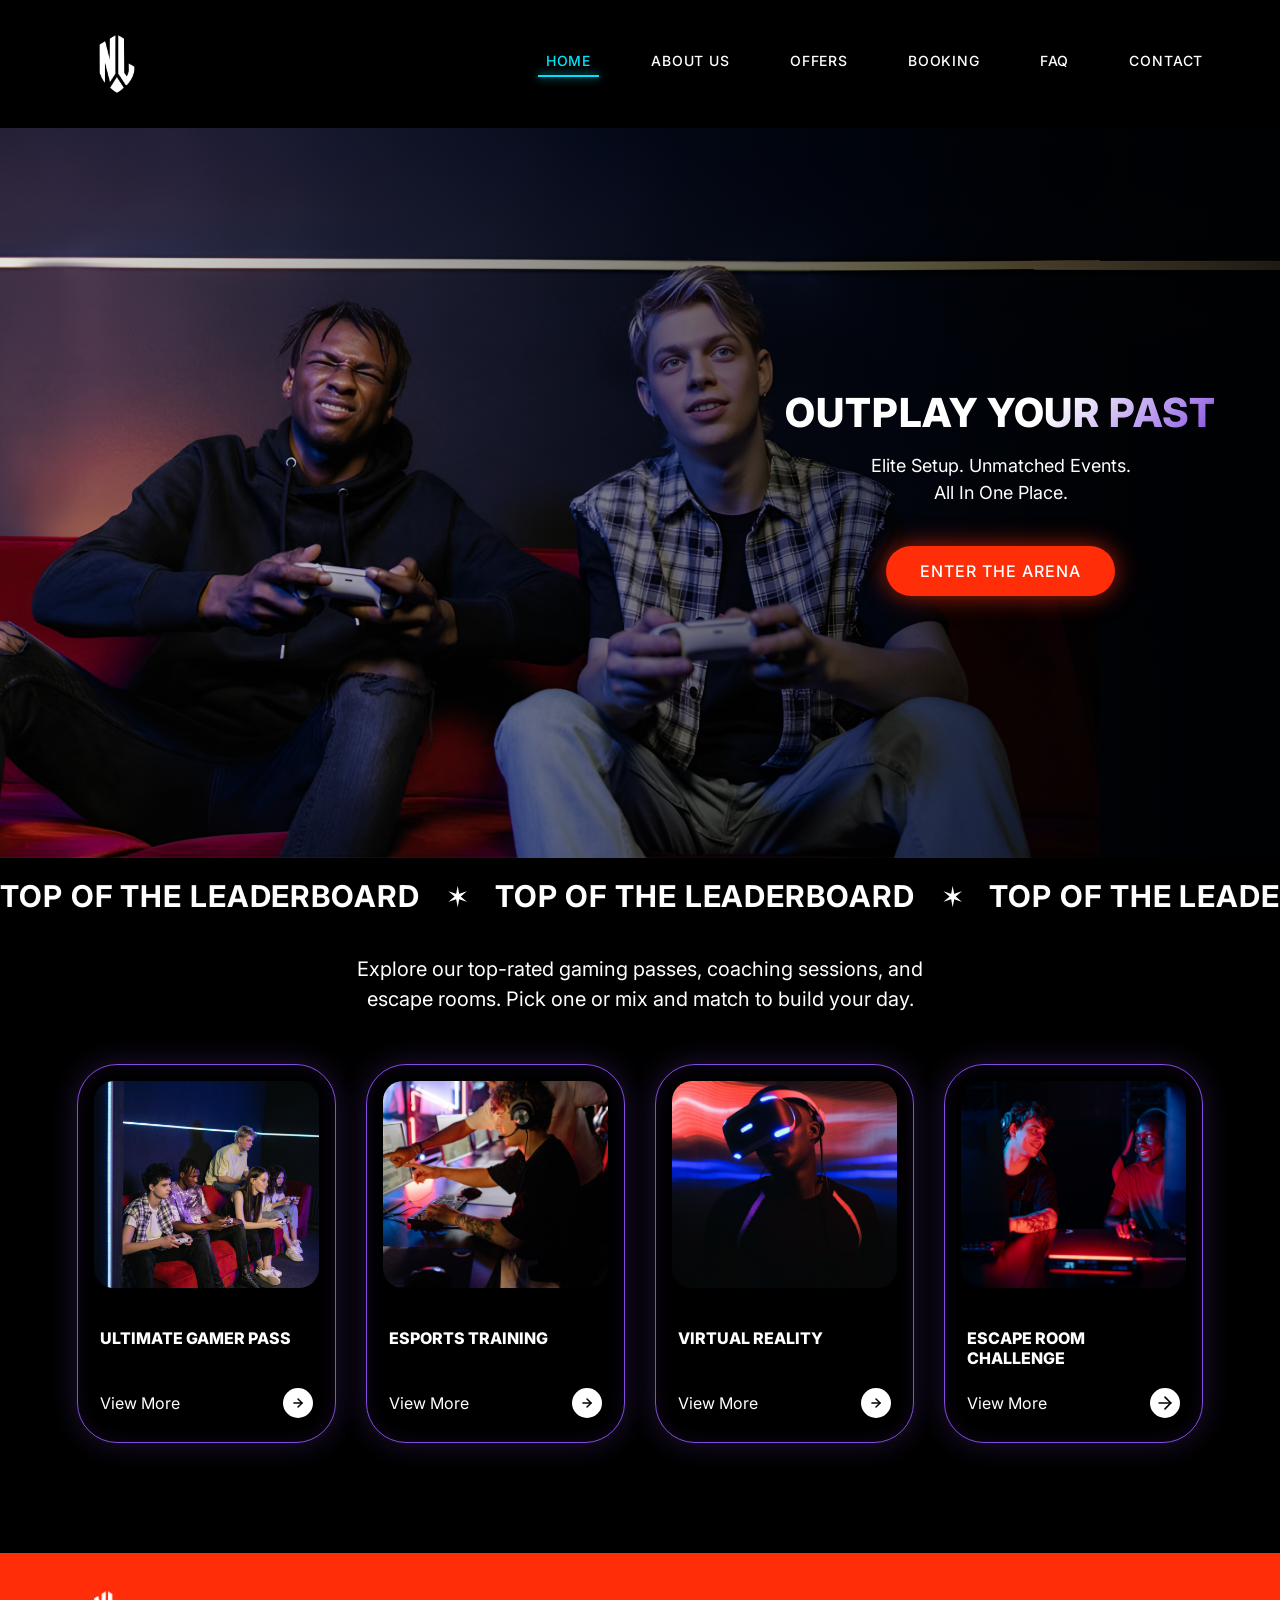
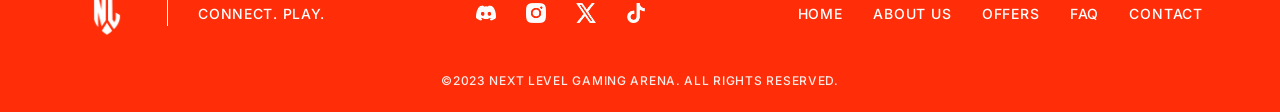
<file: index.html>
<!DOCTYPE html>
<html lang="en">
<head>
  <meta charset="UTF-8" />
  <meta name="viewport" content="width=device-width, initial-scale=1.0" />
  <title>Next Level Gaming | Home </title>

<!-- Google Font -->
  <link rel="preconnect" href="https://fonts.googleapis.com">
  <link rel="preconnect" href="https://fonts.gstatic.com" crossorigin>
  <link href="https://fonts.googleapis.com/css2?family=Inter:ital,opsz,wght@0,14..32,100..900;1,14..32,100..900&display=swap" rel="stylesheet">
  <link rel="stylesheet" href="css/style.css" />
</head>

<body>

<!-- Navigation Header -->
  <header class="navbar">
    <a href="index.html" class="nav-logo">
      <img src="images/logo.png" alt="Next Level Logo" />
    </a>
    <nav class="nav-links" id="navLinks">
      <a href="index.html" class="active">HOME</a>
      <a href="about.html">ABOUT US</a>
      <a href="offers.html">OFFERS</a>
      <a href="booking.html">BOOKING</a>
      <a href="faq.html">FAQ</a>
      <a href="contact.html">CONTACT</a>
    </nav>
    <button class="mobile-menu-btn" id="mobileMenuBtn" aria-label="Toggle Menu">
      <span></span>
      <span></span>
      <span></span>
    </button>
  </header>

<!-- Hero Section -->
  <section id="home" class="hero">
    <img src="images/hero.png" alt="Gamers playing in the arena" class="hero-bg" />
    <div class="hero-overlay"></div>
    <div class="hero-content">
      <h1>OUTPLAY <span class="gradient-text">YOUR PAST</span></h1>
      <p>Elite Setup. Unmatched Events.<br />All In One Place.</p>
      <a href="offers.html" class="cta-btn">ENTER THE ARENA</a>
    </div>
  </section>

<!-- Marquee Strip Animation -->
  <div class="marquee-container">
    <div class="marquee-track" id="marqueeTrack">
      <div class="marquee-content">
        <span>TOP OF THE LEADERBOARD</span>
        <span class="star">✶</span>
        <span>TOP OF THE LEADERBOARD</span>
        <span class="star">✶</span>
        <span>TOP OF THE LEADERBOARD</span>
        <span class="star">✶</span>
        <span>TOP OF THE LEADERBOARD</span>
        <span class="star">✶</span>
      </div>
      <div class="marquee-content" aria-hidden="true">
        <span>TOP OF THE LEADERBOARD</span>
        <span class="star">✶</span>
        <span>TOP OF THE LEADERBOARD</span>
        <span class="star">✶</span>
        <span>TOP OF THE LEADERBOARD</span>
        <span class="star">✶</span>
        <span>TOP OF THE LEADERBOARD</span>
        <span class="star">✶</span>
      </div>
    </div>
  </div>

<!-- Offers Section -->
  <section id="offers" class="offers-section">
    <p class="offers-subtitle">
      Explore our top-rated gaming passes, coaching sessions, and<br />
      escape rooms. Pick one or mix and match to build your day.
    </p>

    <div class="cards-grid">
      <!-- Card 1 -->
      <a href="ultimate.html" class="offer-card">
        <div class="card-image">
          <img src="images/ultimate.jpg" alt="Ultimate Gamer Pass" />
        </div>
        <div class="card-body">
          <h3>Ultimate Gamer Pass</h3>
          <div class="card-footer">
            <span>View More</span>
            <div class="arrow-circle">
              <svg width="14" height="14" viewBox="0 0 24 24" fill="none" stroke="#000000" stroke-width="2.5" stroke-linecap="round" stroke-linejoin="round">
                <line x1="5" y1="12" x2="19" y2="12"></line>
                <polyline points="12 5 19 12 12 19"></polyline>
              </svg>
            </div>
          </div>
        </div>
      </a>

      <!-- Card 2 -->
      <a href="esports.html" class="offer-card">
        <div class="card-image">
          <img src="images/esports.jpg" alt="Esports Training" />
        </div>
        <div class="card-body">
          <h3>Esports Training</h3>
          <div class="card-footer">
            <span>View More</span>
            <div class="arrow-circle">
              <svg width="14" height="14" viewBox="0 0 24 24" fill="none" stroke="#000000" stroke-width="2.5" stroke-linecap="round" stroke-linejoin="round">
                <line x1="5" y1="12" x2="19" y2="12"></line>
                <polyline points="12 5 19 12 12 19"></polyline>
              </svg>
            </div>
          </div>
        </div>
      </a>

      <!-- Card 3 -->
      <a href="virtual.html" class="offer-card">
        <div class="card-image">
          <img src="images/virtual.png" alt="Virtual Reality" />
        </div>
        <div class="card-body">
          <h3>Virtual Reality</h3>
          <div class="card-footer">
            <span>View More</span>
            <div class="arrow-circle">
              <svg width="14" height="14" viewBox="0 0 24 24" fill="none" stroke="#000000" stroke-width="2.5" stroke-linecap="round" stroke-linejoin="round">
                <line x1="5" y1="12" x2="19" y2="12"></line>
                <polyline points="12 5 19 12 12 19"></polyline>
              </svg>
            </div>
          </div>
        </div>
      </a>

      <!-- Card 4 -->
      <a href="escape.html" class="offer-card">
        <div class="card-image">
          <img src="images/escape.jpg" alt="Escape Room Challenge" />
        </div>
        <div class="card-body">
          <h3>Escape Room Challenge</h3>
          <div class="card-footer">
            <span>View More</span>
            <div class="arrow-circle">
              <svg width="20" height="20" viewBox="0 0 24 24" fill="none" stroke="#000000" stroke-width="2" stroke-linecap="round" stroke-linejoin="round">
                <line x1="5" y1="12" x2="19" y2="12"></line>
                <polyline points="12 5 19 12 12 19"></polyline>
              </svg>
            </div>
          </div>
        </div>
      </a>
    </div>
  </section>

<!-- Footer -->
  <footer class="footer">
    <div class="footer-top">
      <div class="footer-brand">
        <img src="images/logo.png" alt="Next Level Logo" />
        <span class="divider"></span>
        <span class="tagline">CONNECT. PLAY.</span>
      </div>

      <div class="footer-socials">
        <a href="https://discord.com/" target="_blank" rel="noopener noreferrer" aria-label="Discord">
          <img src="images/discord.png" alt="Discord" />
        </a>
        <a href="https://www.instagram.com/" target="_blank" rel="noopener noreferrer" aria-label="Instagram">
          <img src="images/instagram.png" alt="Instagram" />
        </a>
        <a href="https://x.com/?lang=en" target="_blank" rel="noopener noreferrer" aria-label="Twitter">
          <img src="images/twitter.png" alt="Twitter" />
        </a>
        <a href="https://www.tiktok.com/login" target="_blank" rel="noopener noreferrer" aria-label="TikTok">
          <img src="images/tiktok.png" alt="TikTok" />
        </a>
      </div>

      <div class="footer-links">
        <a href="index.html">HOME</a>
        <a href="about.html">ABOUT US</a>
        <a href="offers.html">OFFERS</a>
        <a href="faq.html">FAQ</a>
        <a href="contact.html">CONTACT</a>
      </div>
    </div>

    <div class="footer-bottom">
      <p>©2023 NEXT LEVEL GAMING ARENA. ALL RIGHTS RESERVED.</p>
    </div>
  </footer>

  <script src="js/script.js"></script>
  
</body>
</html>
</file>
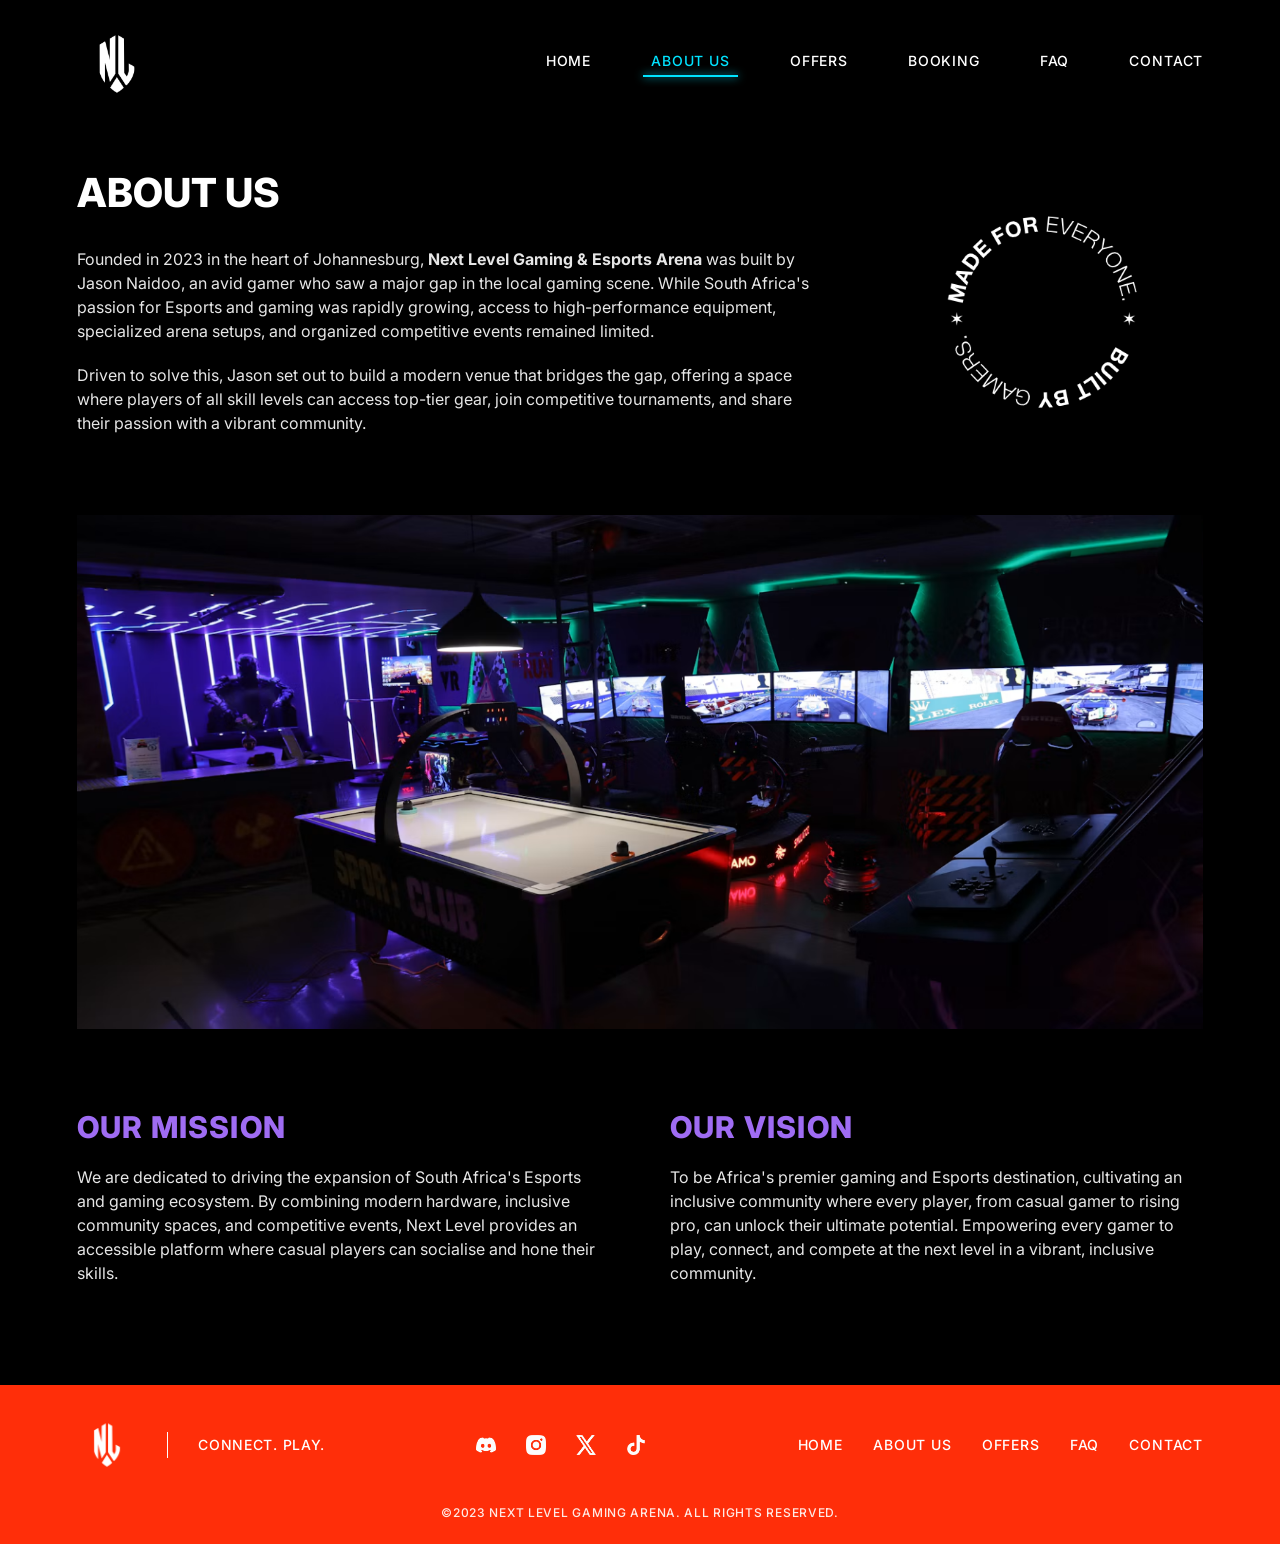
<file: about.html>
<!DOCTYPE html>
<html lang="en">
<head>
  <meta charset="UTF-8" />
  <meta name="viewport" content="width=device-width, initial-scale=1.0" />
  <title>Next Level Gaming | About Us</title>

<!-- Google Font -->
  <link rel="preconnect" href="https://fonts.googleapis.com">
  <link rel="preconnect" href="https://fonts.gstatic.com" crossorigin>
  <link href="https://fonts.googleapis.com/css2?family=Inter:ital,opsz,wght@0,14..32,100..900;1,14..32,100..900&display=swap" rel="stylesheet">
  <link rel="stylesheet" href="css/style.css" />
</head>

<body>

<!-- Navigation Header -->
  <header class="navbar">
    <a href="index.html" class="nav-logo">
      <img src="images/logo.png" alt="Next Level Logo" />
    </a>
    <nav class="nav-links" id="navLinks">
      <a href="index.html">HOME</a>
      <a href="about.html" class="active">ABOUT US</a>
      <a href="offers.html">OFFERS</a>
      <a href="booking.html">BOOKING</a>
      <a href="faq.html">FAQ</a>
      <a href="contact.html">CONTACT</a>
    </nav>
    <button class="mobile-menu-btn" id="mobileMenuBtn" aria-label="Toggle Menu">
      <span></span>
      <span></span>
      <span></span>
    </button>
  </header>

<!-- About Us Section -->
  <section class="about-section">
    <div class="about-container">
      <div class="about-text-content">
        <h2>ABOUT US</h2>
        <p>
          Founded in 2023 in the heart of Johannesburg, <strong>Next Level Gaming & Esports Arena</strong> was built by Jason Naidoo, an avid gamer who saw a major gap in the local gaming scene. While South Africa's passion for Esports and gaming was rapidly growing, access to high-performance equipment, specialized arena setups, and organized competitive events remained limited.
        </p>
        <p>
          Driven to solve this, Jason set out to build a modern venue that bridges the gap, offering a space where players of all skill levels can access top-tier gear, join competitive tournaments, and share their passion with a vibrant community.
        </p>
      </div>

      <div class="about-badge-wrapper">
        <img src="images/spin.png" alt="Built by Gamers Made for Everyone" class="spin-badge" />
      </div>
    </div>

<!-- Arena Interior Image -->
    <div class="about-image-container">
      <img src="images/about.png" alt="Next Level Gaming Arena Interior" />
    </div>

<!-- Mission & Vision Section -->
    <div class="mission-vision-grid">
      <div class="mission-box">
        <h3>OUR MISSION</h3>
        <p>
          We are dedicated to driving the expansion of South Africa's Esports and gaming ecosystem. By combining modern hardware, inclusive community spaces, and competitive events, Next Level provides an accessible platform where casual players can socialise and hone their skills.
        </p>
      </div>

      <div class="vision-box">
        <h3>OUR VISION</h3>
        <p>
          To be Africa's premier gaming and Esports destination, cultivating an inclusive community where every player, from casual gamer to rising pro, can unlock their ultimate potential. Empowering every gamer to play, connect, and compete at the next level in a vibrant, inclusive community.
        </p>
      </div>
    </div>
  </section>

<!-- Footer -->
  <footer class="footer">
    <div class="footer-top">
      <div class="footer-brand">
        <img src="images/logo.png" alt="Next Level Logo" />
        <span class="divider"></span>
        <span class="tagline">CONNECT. PLAY.</span>
      </div>

      <div class="footer-socials">
        <a href="https://discord.com/" target="_blank" rel="noopener noreferrer" aria-label="Discord">
          <img src="images/discord.png" alt="Discord" />
        </a>
        <a href="https://www.instagram.com/" target="_blank" rel="noopener noreferrer" aria-label="Instagram">
          <img src="images/instagram.png" alt="Instagram" />
        </a>
        <a href="https://x.com/?lang=en" target="_blank" rel="noopener noreferrer" aria-label="Twitter">
          <img src="images/twitter.png" alt="Twitter" />
        </a>
        <a href="https://www.tiktok.com/login" target="_blank" rel="noopener noreferrer" aria-label="TikTok">
          <img src="images/tiktok.png" alt="TikTok" />
        </a>
      </div>

      <div class="footer-links">
        <a href="index.html">HOME</a>
        <a href="about.html">ABOUT US</a>
        <a href="offers.html">OFFERS</a>
        <a href="faq.html">FAQ</a>
        <a href="contact.html">CONTACT</a>
      </div>
    </div>

    <div class="footer-bottom">
      <p>&copy;2023 NEXT LEVEL GAMING ARENA. ALL RIGHTS RESERVED.</p>
    </div>
  </footer>

  <script src="js/script.js"></script>
</body>
</html>
</file>
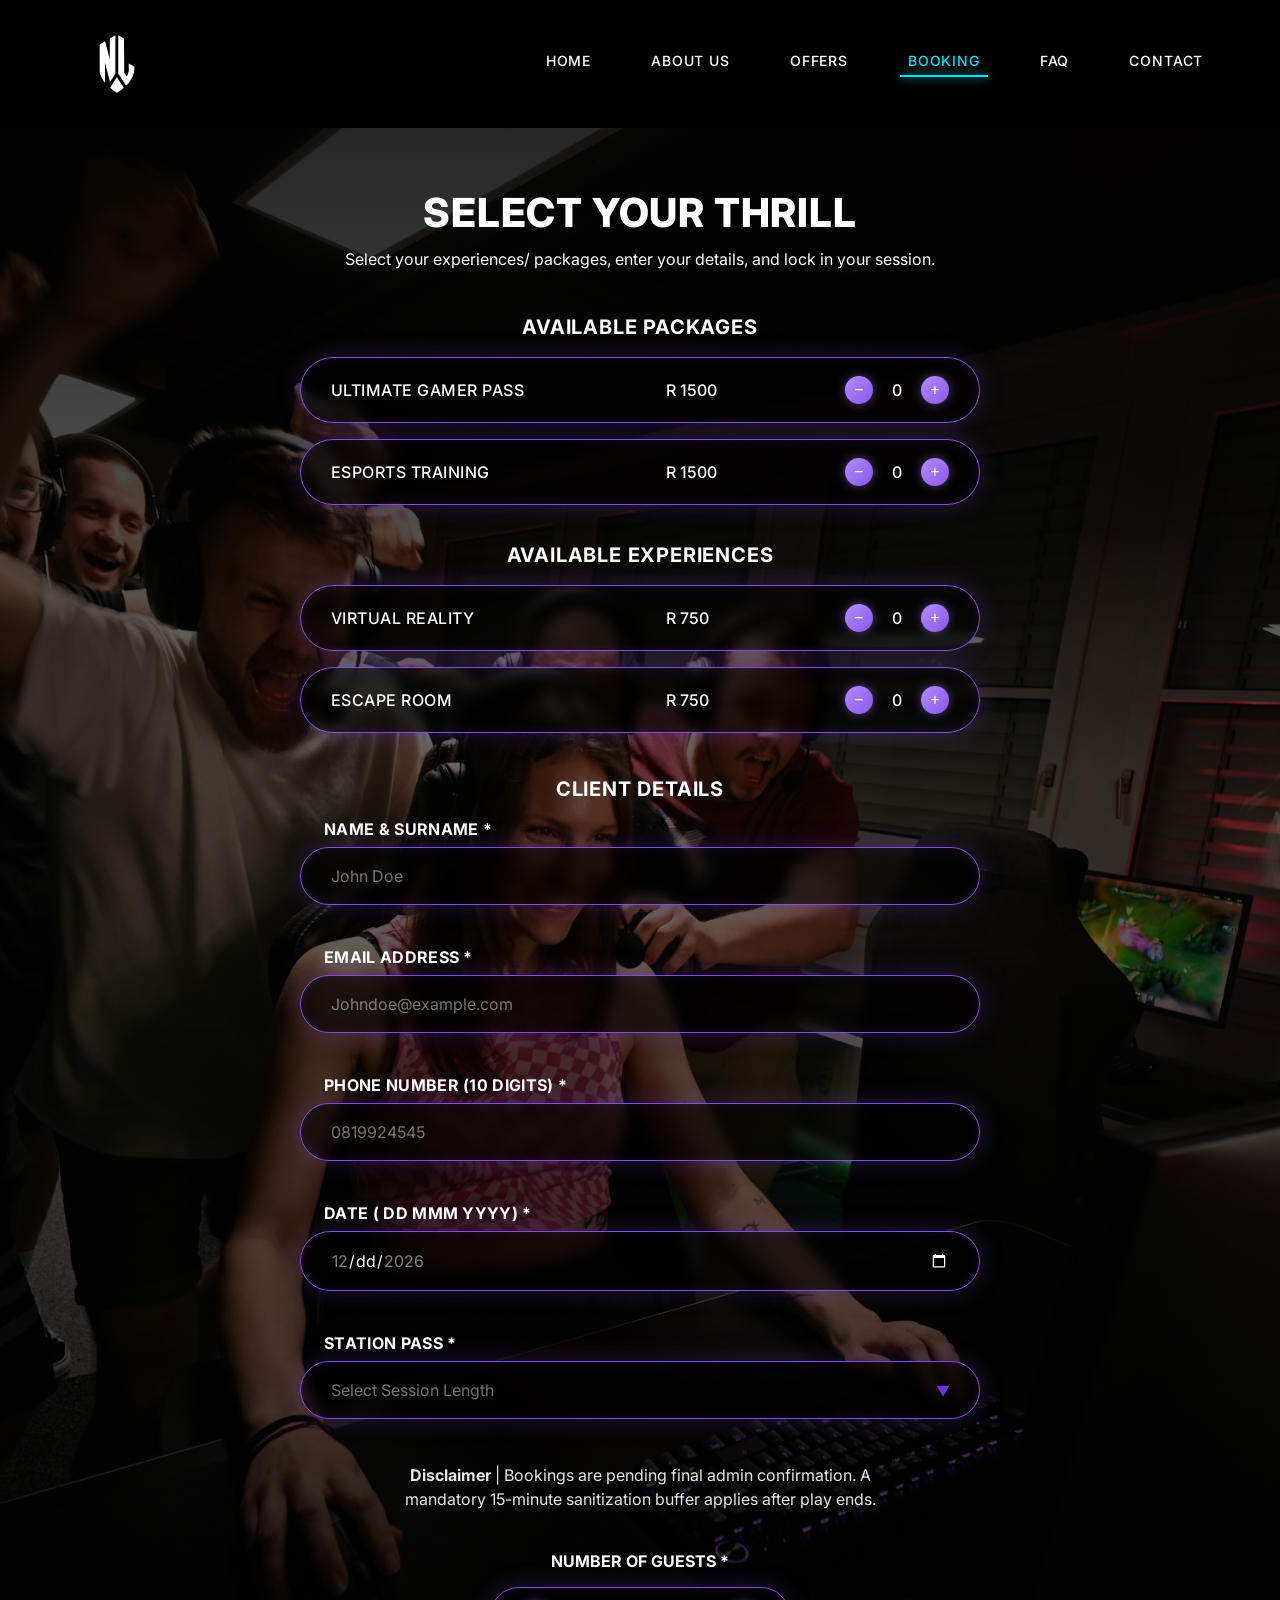
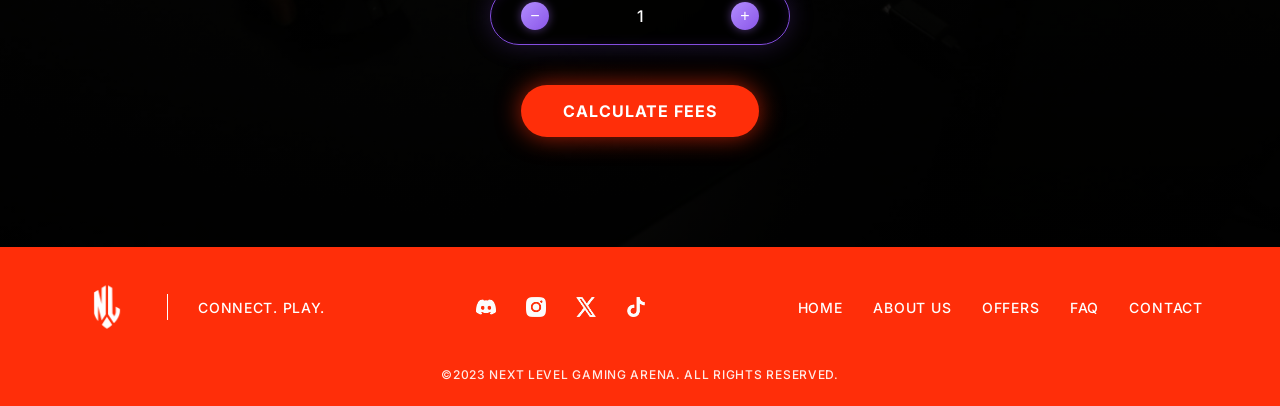
<file: booking.html>
<!DOCTYPE html>
<html lang="en">
<head>
  <meta charset="UTF-8" />
  <meta name="viewport" content="width=device-width, initial-scale=1.0" />
  <title>Next Level Gaming | Booking</title>

<!-- Google Font -->
  <link rel="preconnect" href="https://fonts.googleapis.com">
  <link rel="preconnect" href="https://fonts.gstatic.com" crossorigin>
  <link href="https://fonts.googleapis.com/css2?family=Inter:ital,opsz,wght@0,14..32,100..900;1,14..32,100..900&display=swap" rel="stylesheet">
  <link rel="stylesheet" href="css/style.css" />
</head>

<body>

<!-- Navigation Header -->
  <header class="navbar">
    <a href="index.html" class="nav-logo">
      <img src="images/logo.png" alt="Next Level Logo" />
    </a>
    <nav class="nav-links" id="navLinks">
      <a href="index.html">HOME</a>
      <a href="about.html">ABOUT US</a>
      <a href="offers.html">OFFERS</a>
      <a href="booking.html" class="active">BOOKING</a>
      <a href="faq.html">FAQ</a>
      <a href="contact.html">CONTACT</a>
    </nav>
    <button class="mobile-menu-btn" id="mobileMenuBtn" aria-label="Toggle Menu">
      <span></span>
      <span></span>
      <span></span>
    </button>
  </header>

<!-- Booking Main Section -->
  <main class="booking-page-wrapper">
    <img src="images/booking.jpg" alt="Gamers celebrating" class="booking-bg-img" />
    <div class="booking-bg-overlay"></div>

    <section class="booking-container">
      <div class="booking-header">
        <h1>SELECT YOUR THRILL</h1>
        <p>Select your experiences/ packages, enter your details, and lock in your session.</p>
      </div>

      <form id="bookingForm" class="booking-form" novalidate>
        <!-- Available Packages -->
        <div class="booking-group">
          <h2 class="booking-group-title">AVAILABLE PACKAGES</h2>

          <div class="booking-item-pill" data-name="Ultimate Gamer Pass" data-price="1500">
            <span class="item-name">ULTIMATE GAMER PASS</span>
            <span class="item-price">R 1500</span>
            <div class="qty-controls">
              <button type="button" class="qty-btn minus" aria-label="Decrease quantity">−</button>
              <span class="qty-value">0</span>
              <button type="button" class="qty-btn plus" aria-label="Increase quantity">+</button>
            </div>
          </div>

          <div class="booking-item-pill" data-name="Esports Training" data-price="1500">
            <span class="item-name">ESPORTS TRAINING</span>
            <span class="item-price">R 1500</span>
            <div class="qty-controls">
              <button type="button" class="qty-btn minus" aria-label="Decrease quantity">−</button>
              <span class="qty-value">0</span>
              <button type="button" class="qty-btn plus" aria-label="Increase quantity">+</button>
            </div>
          </div>
        </div>

        <!-- Available Experiences -->
        <div class="booking-group">
          <h2 class="booking-group-title">AVAILABLE EXPERIENCES</h2>

          <div class="booking-item-pill" data-name="Virtual Reality" data-price="750">
            <span class="item-name">VIRTUAL REALITY</span>
            <span class="item-price">R 750</span>
            <div class="qty-controls">
              <button type="button" class="qty-btn minus" aria-label="Decrease quantity">−</button>
              <span class="qty-value">0</span>
              <button type="button" class="qty-btn plus" aria-label="Increase quantity">+</button>
            </div>
          </div>

          <div class="booking-item-pill" data-name="Escape Room" data-price="750">
            <span class="item-name">ESCAPE ROOM</span>
            <span class="item-price">R 750</span>
            <div class="qty-controls">
              <button type="button" class="qty-btn minus" aria-label="Decrease quantity">−</button>
              <span class="qty-value">0</span>
              <button type="button" class="qty-btn plus" aria-label="Increase quantity">+</button>
            </div>
          </div>
        </div>

        <!-- Client Details -->
        <div class="booking-group client-details-group">
          <h2 class="booking-group-title">CLIENT DETAILS</h2>

          <div class="form-field">
            <label for="clientName">Name &amp; Surname *</label>
            <input type="text" id="clientName" name="clientName" placeholder="John Doe" required />
            <small class="error-msg" id="nameError"></small>
          </div>

          <div class="form-field">
            <label for="clientEmail">Email Address *</label>
            <input type="email" id="clientEmail" name="clientEmail" placeholder="Johndoe@example.com" required />
            <small class="error-msg" id="emailError"></small>
          </div>

          <div class="form-field">
            <label for="clientPhone">Phone Number (10 digits) *</label>
            <input type="tel" id="clientPhone" name="clientPhone" placeholder="0819924545" maxlength="10" required />
            <small class="error-msg" id="phoneError"></small>
          </div>

          <div class="form-field">
            <label for="bookingDate">Date ( DD MMM YYYY) *</label>
            <input type="date" id="bookingDate" name="bookingDate" required />
            <small class="error-msg" id="dateError"></small>
          </div>

          <div class="form-field">
            <label for="stationPass">Station Pass *</label>
            <div class="select-wrapper">
              <select id="stationPass" name="stationPass" required>
                <option value="" disabled selected>Select Session Length</option>
                <option value="1 hour pass">1 hour pass</option>
                <option value="2 hour pass (popular)">2 hour pass (popular)</option>
              </select>
            </div>
            <small class="error-msg" id="stationError"></small>
          </div>

          <p class="booking-disclaimer">
            <strong>Disclaimer</strong> | Bookings are pending final admin confirmation. A mandatory 15-minute sanitization buffer applies after play ends.
          </p>

          <!-- Number of Guests -->
          <div class="guests-control-section">
            <label class="guests-label">Number Of Guests *</label>
            <div class="guests-counter" id="guestsCounter">
              <button type="button" class="qty-btn minus" id="guestMinus" aria-label="Decrease guests">−</button>
              <span class="qty-value" id="guestCount">1</span>
              <button type="button" class="qty-btn plus" id="guestPlus" aria-label="Increase guests">+</button>
            </div>
          </div>

          <div class="booking-submit-wrap">
            <div id="formGlobalError" class="global-error-msg"></div>
            <button type="submit" class="cta-btn booking-submit-btn">CALCULATE FEES</button>
          </div>
        </div>
      </form>
    </section>
  </main>

<!-- Footer -->
  <footer class="footer">
    <div class="footer-top">
      <div class="footer-brand">
        <img src="images/logo.png" alt="Next Level Logo" />
        <span class="divider"></span>
        <span class="tagline">CONNECT. PLAY.</span>
      </div>

      <div class="footer-socials">
        <a href="https://discord.com/" target="_blank" rel="noopener noreferrer" aria-label="Discord">
          <img src="images/discord.png" alt="Discord" />
        </a>
        <a href="https://www.instagram.com/" target="_blank" rel="noopener noreferrer" aria-label="Instagram">
          <img src="images/instagram.png" alt="Instagram" />
        </a>
        <a href="https://x.com/?lang=en" target="_blank" rel="noopener noreferrer" aria-label="Twitter">
          <img src="images/twitter.png" alt="Twitter" />
        </a>
        <a href="https://www.tiktok.com/login" target="_blank" rel="noopener noreferrer" aria-label="TikTok">
          <img src="images/tiktok.png" alt="TikTok" />
        </a>
      </div>

      <div class="footer-links">
        <a href="index.html">HOME</a>
        <a href="about.html">ABOUT US</a>
        <a href="offers.html">OFFERS</a>
        <a href="faq.html">FAQ</a>
        <a href="contact.html">CONTACT</a>
      </div>
    </div>

    <div class="footer-bottom">
      <p>©2023 NEXT LEVEL GAMING ARENA. ALL RIGHTS RESERVED.</p>
    </div>
  </footer>

  <script src="js/script.js"></script>
</body>
</html>
</file>
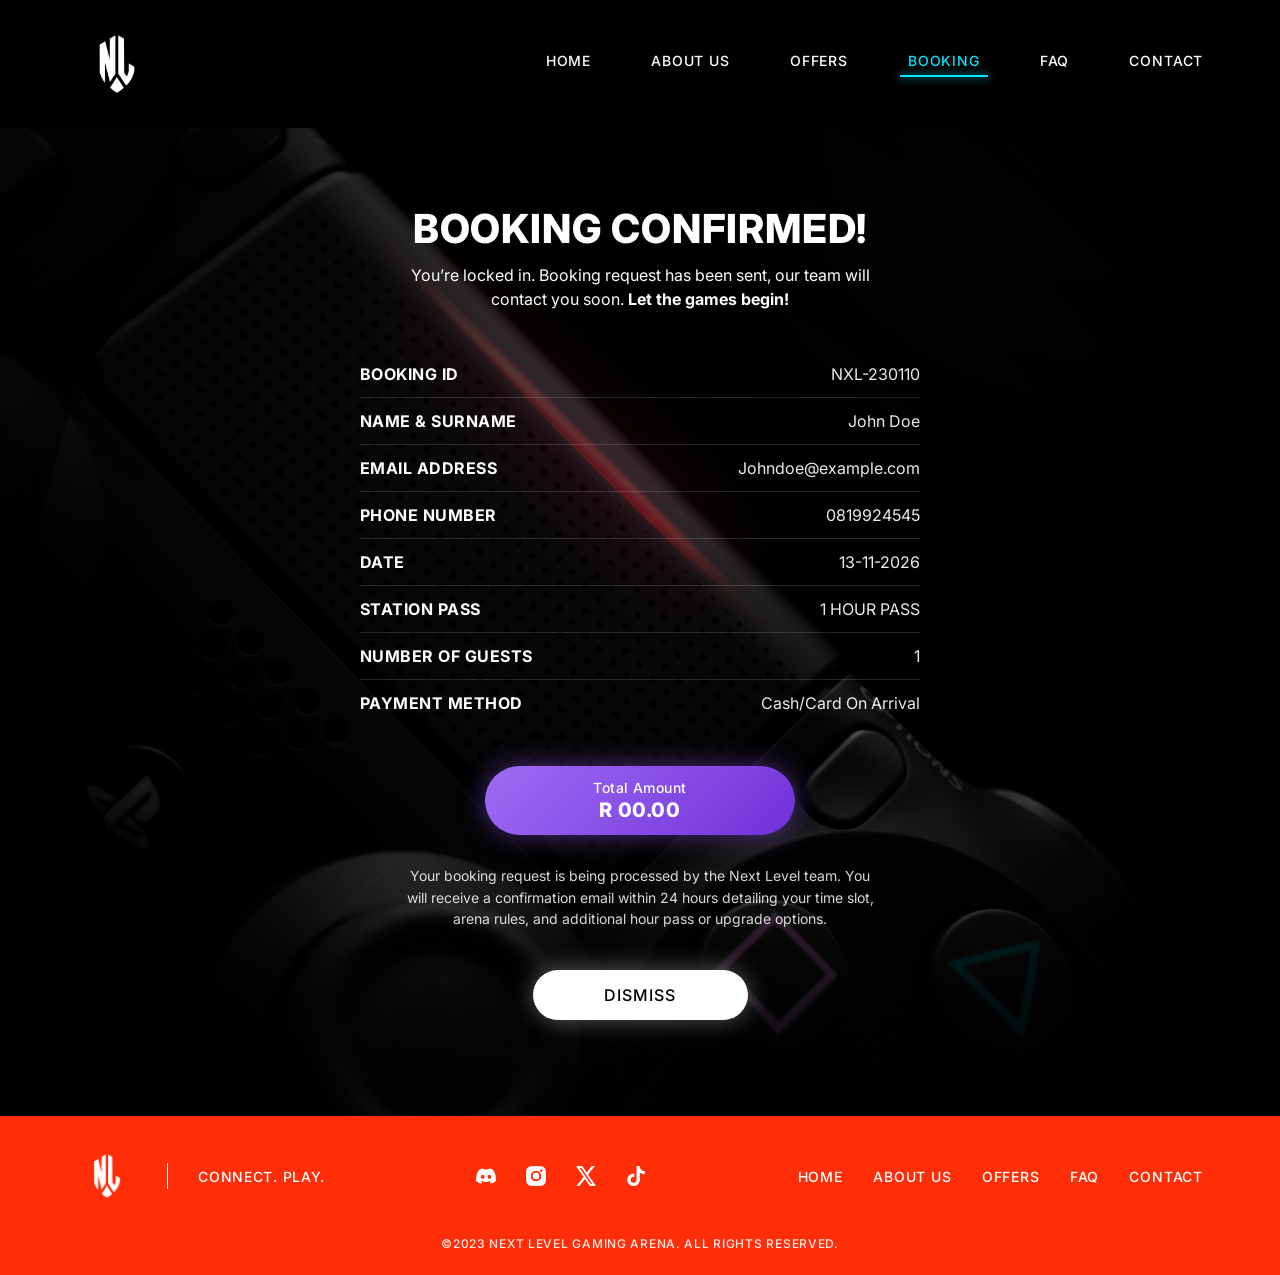
<file: confirmation.html>
<!DOCTYPE html>
<html lang="en">
<head>
  <meta charset="UTF-8" />
  <meta name="viewport" content="width=device-width, initial-scale=1.0" />
  <title>Next Level Gaming | Booking Confirmed</title>

  <!-- Google Font -->
  <link rel="preconnect" href="https://fonts.googleapis.com">
  <link rel="preconnect" href="https://fonts.gstatic.com" crossorigin>
  <link href="https://fonts.googleapis.com/css2?family=Inter:ital,opsz,wght@0,14..32,100..900;1,14..32,100..900&display=swap" rel="stylesheet">
  <link rel="stylesheet" href="css/style.css" />
</head>

<body>

  <!-- Navigation Header -->
  <header class="navbar">
    <a href="index.html" class="nav-logo">
      <img src="images/logo.png" alt="Next Level Logo" />
    </a>
    <nav class="nav-links" id="navLinks">
      <a href="index.html">HOME</a>
      <a href="about.html">ABOUT US</a>
      <a href="offers.html">OFFERS</a>
      <a href="booking.html" class="active">BOOKING</a>
      <a href="faq.html">FAQ</a>
      <a href="contact.html">CONTACT</a>
    </nav>
    <button class="mobile-menu-btn" id="mobileMenuBtn" aria-label="Toggle Menu">
      <span></span>
      <span></span>
      <span></span>
    </button>
  </header>

  <!-- Confirmation Main Section -->
  <main class="confirm-page-wrapper">
    <img src="images/confirm.jpg" alt="PlayStation controllers" class="confirm-bg-img" />
    <div class="confirm-bg-overlay"></div>

    <section class="confirm-container">
      <div class="confirm-header">
        <h1>BOOKING CONFIRMED!</h1>
        <p>
          You’re locked in. Booking request has been sent, our team will contact you soon.
          <strong>Let the games begin!</strong>
        </p>
      </div>

      <!-- Confirmation Summary Rows -->
      <div class="confirm-details-list" id="confirmationDetailsList">
        <div class="confirm-row">
          <span class="confirm-label">BOOKING ID</span>
          <span class="confirm-value" id="confBookingId">NXL-230110</span>
        </div>
        <div class="confirm-row">
          <span class="confirm-label">NAME &amp; SURNAME</span>
          <span class="confirm-value" id="confName">John Doe</span>
        </div>
        <div class="confirm-row">
          <span class="confirm-label">EMAIL ADDRESS</span>
          <span class="confirm-value" id="confEmail">Johndoe@example.com</span>
        </div>
        <div class="confirm-row">
          <span class="confirm-label">PHONE NUMBER</span>
          <span class="confirm-value" id="confPhone">0819924545</span>
        </div>
        <div class="confirm-row">
          <span class="confirm-label">DATE</span>
          <span class="confirm-value" id="confDate">13-11-2026</span>
        </div>
        <div class="confirm-row">
          <span class="confirm-label">STATION PASS</span>
          <span class="confirm-value" id="confStation">1 HOUR PASS</span>
        </div>
        <div class="confirm-row">
          <span class="confirm-label">NUMBER OF GUESTS</span>
          <span class="confirm-value" id="confGuests">1</span>
        </div>
        <div class="confirm-row">
          <span class="confirm-label">PAYMENT METHOD</span>
          <span class="confirm-value">Cash/Card On Arrival</span>
        </div>
      </div>

      <!-- Total Amount Purple Badge -->
      <div class="confirm-total-wrap">
        <div class="confirmation-total-pill">
          <span class="total-pill-title">Total Amount</span>
          <span class="total-pill-value" id="confGrandTotal">R 00.00</span>
        </div>
      </div>

      <!-- Disclaimer Text -->
      <p class="confirm-disclaimer">
        Your booking request is being processed by the Next Level team. You will receive a confirmation email within 24 hours detailing your time slot, arena rules, and additional hour pass or upgrade options.
      </p>

      <!-- Dismiss Action Button -->
      <div class="confirm-action-wrap">
        <a href="booking.html" id="dismissBtn" class="confirm-dismiss-btn">DISMISS</a>
      </div>
    </section>
  </main>

  <!-- Footer -->
  <footer class="footer">
    <div class="footer-top">
      <div class="footer-brand">
        <img src="images/logo.png" alt="Next Level Logo" />
        <span class="divider"></span>
        <span class="tagline">CONNECT. PLAY.</span>
      </div>

      <div class="footer-socials">
        <a href="https://discord.com/" target="_blank" rel="noopener noreferrer" aria-label="Discord">
          <img src="images/discord.png" alt="Discord" />
        </a>
        <a href="https://www.instagram.com/" target="_blank" rel="noopener noreferrer" aria-label="Instagram">
          <img src="images/instagram.png" alt="Instagram" />
        </a>
        <a href="https://x.com/?lang=en" target="_blank" rel="noopener noreferrer" aria-label="Twitter">
          <img src="images/twitter.png" alt="Twitter" />
        </a>
        <a href="https://www.tiktok.com/login" target="_blank" rel="noopener noreferrer" aria-label="TikTok">
          <img src="images/tiktok.png" alt="TikTok" />
        </a>
      </div>

      <div class="footer-links">
        <a href="index.html">HOME</a>
        <a href="about.html">ABOUT US</a>
        <a href="offers.html">OFFERS</a>
        <a href="faq.html">FAQ</a>
        <a href="contact.html">CONTACT</a>
      </div>
    </div>

    <div class="footer-bottom">
      <p>©2023 NEXT LEVEL GAMING ARENA. ALL RIGHTS RESERVED.</p>
    </div>
  </footer>

  <script src="js/script.js"></script>
</body>
</html>
</file>
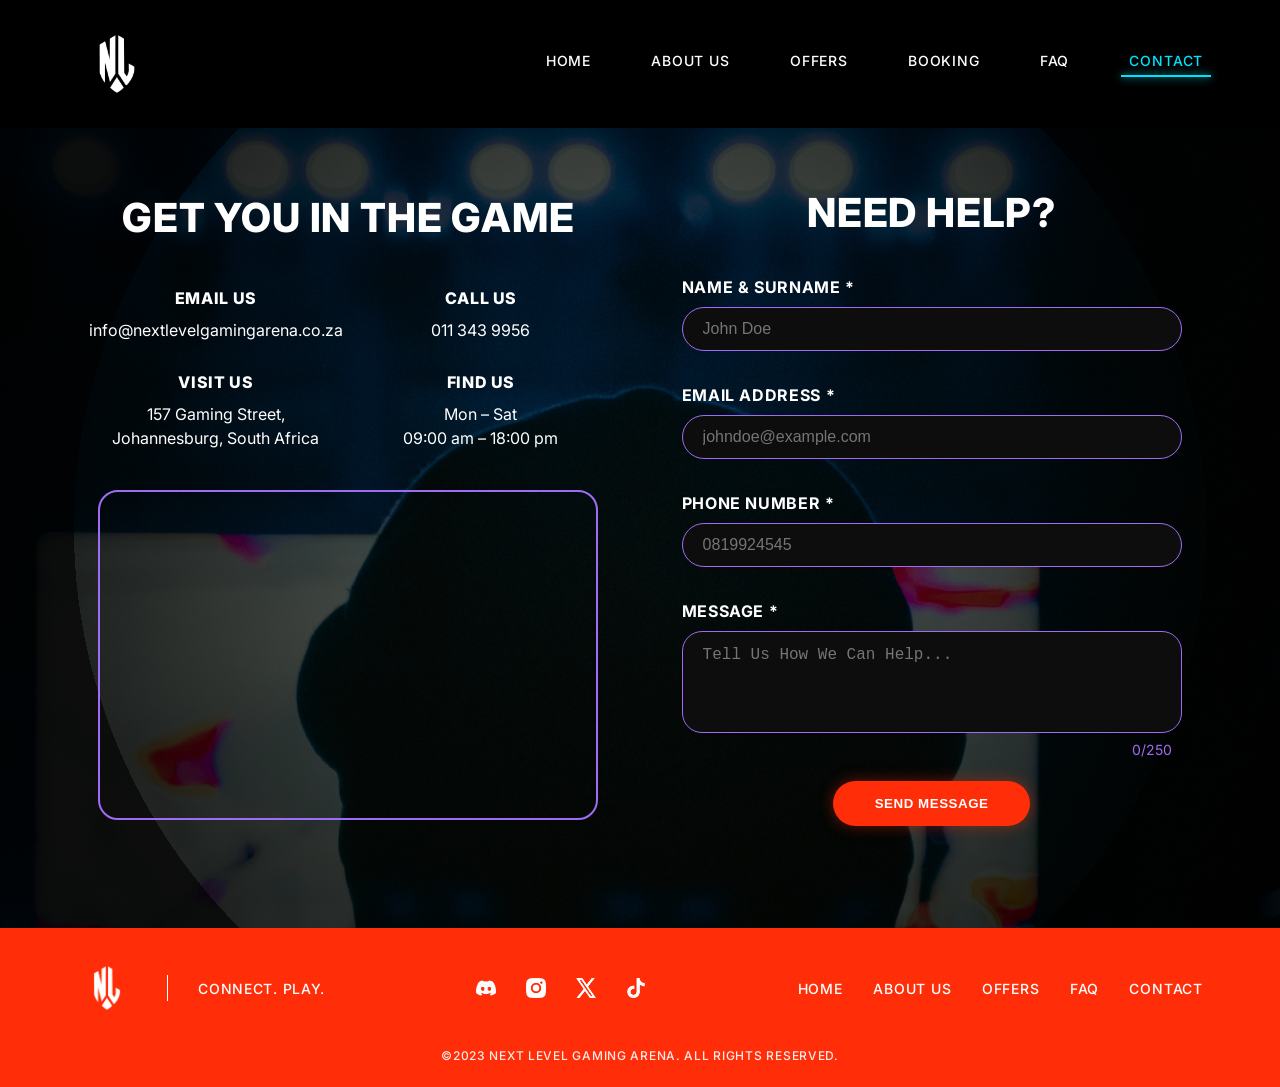
<file: contact.html>
<!DOCTYPE html>
<html lang="en">
<head>
  <meta charset="UTF-8" />
  <meta name="viewport" content="width=device-width, initial-scale=1.0" />
  <title>Next Level Gaming | Contact</title>

<!-- Google Font -->
  <link rel="preconnect" href="https://fonts.googleapis.com">
  <link rel="preconnect" href="https://fonts.gstatic.com" crossorigin>
  <link href="https://fonts.googleapis.com/css2?family=Inter:ital,opsz,wght@0,14..32,100..900;1,14..32,100..900&display=swap" rel="stylesheet">
  <link rel="stylesheet" href="css/style.css" />
</head>

<body>

<!-- Navigation Header -->
    <header class="navbar">
        <a href="index.html" class="nav-logo">
            <img src="images/logo.png" alt="Next Level Gaming Logo">
        </a>

        <nav class="nav-links" id="navLinks">
            <a href="index.html">HOME</a>
            <a href="about.html">ABOUT US</a>
            <a href="offers.html">OFFERS</a>
            <a href="booking.html">BOOKING</a>
            <a href="faq.html">FAQ</a>
            <a href="contact.html" class="active">CONTACT</a>
        </nav>

        <button class="mobile-menu-btn" id="mobileMenuBtn" aria-label="Toggle Menu">
            <span></span>
            <span></span>
            <span></span>
        </button>
    </header>

<!-- Contact Main Section -->
    <main class="contact-split-container">
        <!-- Background Image & Overlay -->
            <img src="images/contact.jpg" alt="Man Watching Arena Game" class="contact-bg-img" />
            <div class="confirm-bg-overlay">   
            </div> 

        <!-- Left Half: Get You In The Game (Info & Map) -->
        <div class="contact-info-side">
            <h1 class="contact-main-heading">GET YOU IN THE GAME</h1>

            <div class="contact-info-grid">
                <div class="contact-info-block">
                    <h3>EMAIL US</h3>
                    <p><a href="mailto:info@nextlevelgamingarena.co.za">info@nextlevelgamingarena.co.za</a></p>
                </div>

                <div class="contact-info-block">
                    <h3>CALL US</h3>
                    <p><a href="tel:0113439956">011 343 9956</a></p>
                </div>

                <div class="contact-info-block">
                    <h3>VISIT US</h3>
                    <p>157 Gaming Street,<br>Johannesburg, South Africa</p>
                </div>

                <div class="contact-info-block">
                    <h3>FIND US</h3>
                    <p>Mon – Sat<br>09:00 am – 18:00 pm</p>
                </div>
            </div>

            <!-- Live Google Map Embed -->
            <div class="contact-map-preview">
                <iframe 
                    src="https://www.google.com/maps/embed?pb=!1m18!1m12!1m3!1d3580.0629603923844!2d28.031902!3d-26.1946301!2m3!1f0!2f0!3f0!3m2!1i1024!2i768!4f13.1!3m3!1m2!1s0x1e950c1b6a46275f%3A0x57102a28136779dc!2s41%20Juta%20St%2C%20Braamfontein%2C%20Johannesburg%2C%202017!5e0!3m2!1sen!2sza!4v1794500521321!5m2!1sen!2sza" 
                    allowfullscreen="" 
                    loading="lazy" 
                    referrerpolicy="strict-origin-when-cross-origin"
                    title="Next Level Gaming Arena Location Map">
                </iframe>
            </div>
        </div> 

        <!-- Right Half: Need Help? (Contact Form) -->
        <div class="contact-form-side">
            <h2 class="contact-form-heading">NEED HELP?</h2>

            <form id="contactForm" class="contact-form" novalidate>
                <div class="form-group">
                    <label for="contactName">Name &amp; Surname *</label>
                    <input type="text" id="contactName" placeholder="John Doe" required>
                    <small class="error-msg" id="contactNameError"></small>
                </div>

                <div class="form-group">
                    <label for="contactEmail">Email Address *</label>
                    <input type="email" id="contactEmail" placeholder="johndoe@example.com" required>
                    <small class="error-msg" id="contactEmailError"></small>
                </div>

                <div class="form-group">
                    <label for="contactPhone">Phone Number *</label>
                    <input type="tel" id="contactPhone" placeholder="0819924545" maxlength="10" required>
                    <small class="error-msg" id="contactPhoneError"></small>
                </div>

                <div class="form-group">
                    <label for="contactMessage">Message *</label>
                    <textarea id="contactMessage" rows="4" maxlength="250" placeholder="Tell Us How We Can Help..." required></textarea>
                    <div class="textarea-footer">
                        <small class="error-msg" id="contactMessageError"></small>
                        <span id="charCount">0/250</span>
                    </div>
                </div>

                <div id="contactGlobalError" class="global-error-msg"></div>

                <button type="submit" id="submitContactBtn" class="contact-submit-btn">SEND MESSAGE</button>
            </form>
        </div>
    </main>

    <!-- Custom Contact Confirmation Modal -->
    <div id="contactSuccessModal" class="contact-modal-overlay hidden">
        <div class="contact-modal-box">
            <p id="contactModalText"></p>
        </div>
    </div>

<!-- Footer -->
  <footer class="footer">
    <div class="footer-top">
      <div class="footer-brand">
        <img src="images/logo.png" alt="Next Level Logo" />
        <span class="divider"></span>
        <span class="tagline">CONNECT. PLAY.</span>
      </div>

      <div class="footer-socials">
        <a href="https://discord.com/" target="_blank" rel="noopener noreferrer" aria-label="Discord">
          <img src="images/discord.png" alt="Discord" />
        </a>
        <a href="https://www.instagram.com/" target="_blank" rel="noopener noreferrer" aria-label="Instagram">
          <img src="images/instagram.png" alt="Instagram" />
        </a>
        <a href="https://x.com/?lang=en" target="_blank" rel="noopener noreferrer" aria-label="Twitter">
          <img src="images/twitter.png" alt="Twitter" />
        </a>
        <a href="https://www.tiktok.com/login" target="_blank" rel="noopener noreferrer" aria-label="TikTok">
          <img src="images/tiktok.png" alt="TikTok" />
        </a>
      </div>

      <div class="footer-links">
        <a href="index.html">HOME</a>
        <a href="about.html">ABOUT US</a>
        <a href="offers.html">OFFERS</a>
        <a href="faq.html">FAQ</a>
        <a href="contact.html">CONTACT</a>
      </div>
    </div>

    <div class="footer-bottom">
      <p>©2023 NEXT LEVEL GAMING ARENA. ALL RIGHTS RESERVED.</p>
    </div>
  </footer>

  <script src="js/script.js"></script>
  
</body>
</html>
</file>
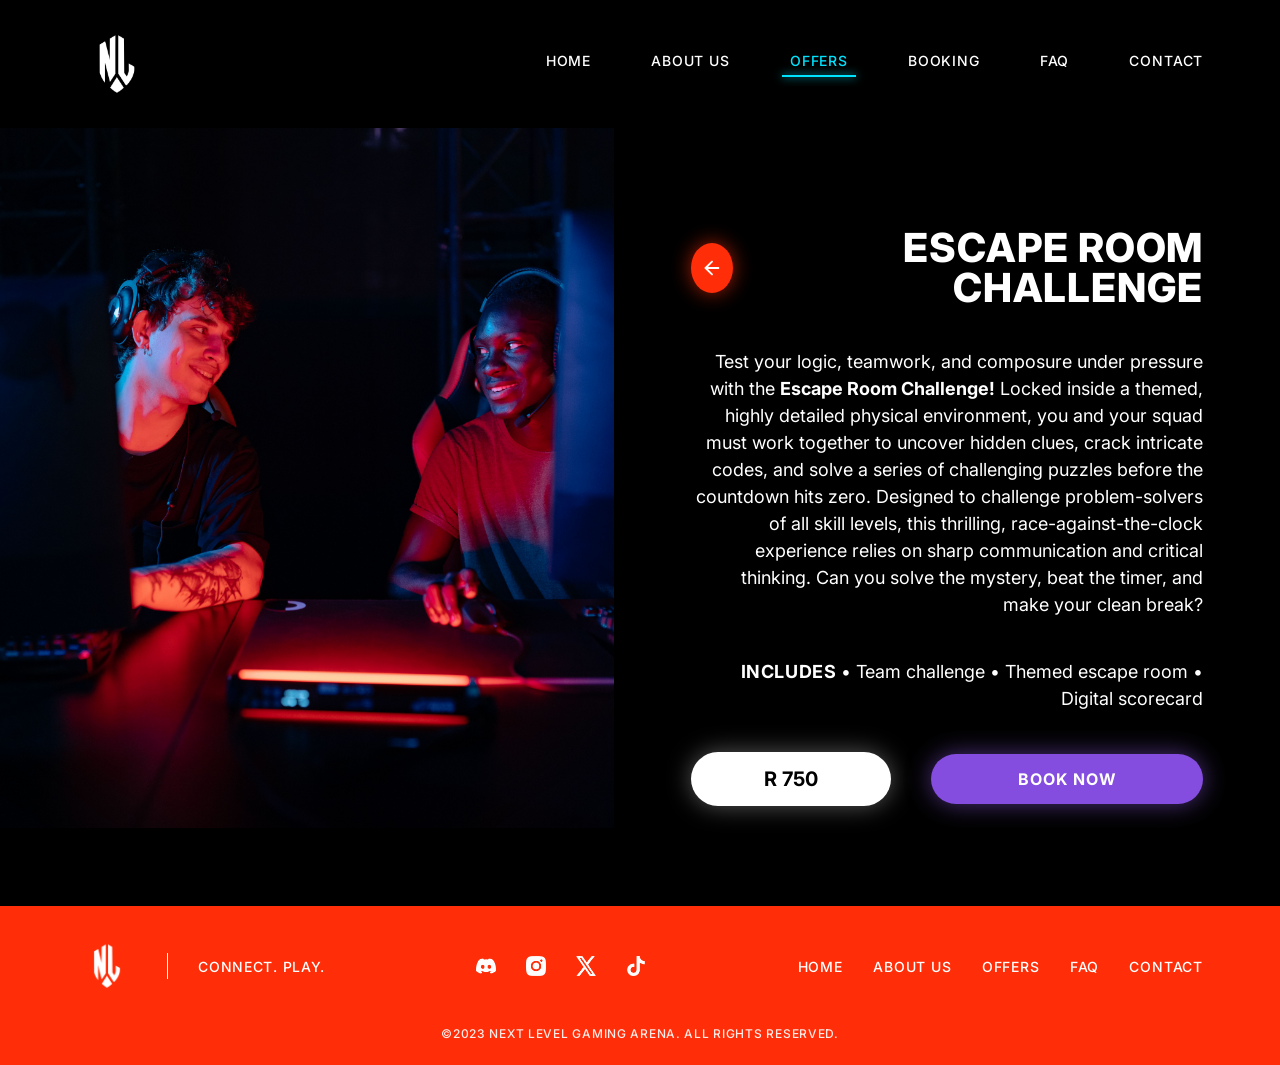
<file: escape.html>
<!DOCTYPE html>
<html lang="en">
<head>
  <meta charset="UTF-8" />
  <meta name="viewport" content="width=device-width, initial-scale=1.0" />
  <title>Next Level Gaming | Escape Room</title>

<!-- Google Font -->
  <link rel="preconnect" href="https://fonts.googleapis.com">
  <link rel="preconnect" href="https://fonts.gstatic.com" crossorigin>
  <link href="https://fonts.googleapis.com/css2?family=Inter:ital,opsz,wght@0,14..32,100..900;1,14..32,100..900&display=swap" rel="stylesheet">
  <link rel="stylesheet" href="css/style.css" />
</head>

<body>

<!-- Navigation Header -->
  <header class="navbar">
    <a href="index.html" class="nav-logo">
      <img src="images/logo.png" alt="Next Level Logo" />
    </a>
    <nav class="nav-links" id="navLinks">
      <a href="index.html">HOME</a>
      <a href="about.html">ABOUT US</a>
      <a href="offers.html" class="active">OFFERS</a>
      <a href="booking.html">BOOKING</a>
      <a href="faq.html">FAQ</a>
      <a href="contact.html">CONTACT</a>
    </nav>
    <button class="mobile-menu-btn" id="mobileMenuBtn" aria-label="Toggle Menu">
      <span></span>
      <span></span>
      <span></span>
    </button>
  </header>

<!-- Offer Main Section -->
    <main class="offer-detail-page-wrapper">
        <section class="offer-detail-split-container">
        <div class="offer-detail-image-side">
            <img src="images/escape.jpg" alt="Ultimate Gamer Pass"/>
        </div>
        <div class="offer-detail-content-side">
            <div class="offer-detail-header">
            <a href="offers.html" class="back-arrow-circle" aria-label="Back to Offers">
            <svg width="22" height="22" viewBox="0 0 24 24" fill="none" stroke="#FFFFFF" stroke-width="2" stroke-linecap="round" stroke-linejoin="round">
                <line x1="19" y1="12" x2="5" y2="12"></line>
                <polyline points="12 5 5 12 12 19"></polyline>
            </svg>
            </a>
            <h1>ESCAPE ROOM CHALLENGE</h1>
            </div>
            <div class="offer-detail-body">
            <p>
                Test your logic, teamwork, and composure under pressure with the <strong>Escape Room Challenge!</strong> Locked inside a themed, highly detailed physical environment, you and your squad must work together to uncover hidden clues, crack intricate codes, and solve a series of challenging puzzles before the countdown hits zero. Designed to challenge problem-solvers of all skill levels, this thrilling, race-against-the-clock experience relies on sharp communication and critical thinking. Can you solve the mystery, beat the timer, and make your clean break?
            </p>
            </p>
            <div class="offer-detail-includes">
                <strong>INCLUDES</strong> &bull; Team challenge &bull; Themed escape room &bull; Digital scorecard
            </div>
            </div>
            <div class="offer-detail-actions">
            <div class="price-pill-badge">R 750</div>
            <a href="booking.html" class="offer-book-btn">BOOK NOW</a>
            </div>
        </div>
        </section>
    </main>

<!-- Footer -->
  <footer class="footer">
    <div class="footer-top">
      <div class="footer-brand">
        <img src="images/logo.png" alt="Next Level Logo" />
        <span class="divider"></span>
        <span class="tagline">CONNECT. PLAY.</span>
      </div>

      <div class="footer-socials">
        <a href="https://discord.com/" target="_blank" rel="noopener noreferrer" aria-label="Discord">
          <img src="images/discord.png" alt="Discord" />
        </a>
        <a href="https://www.instagram.com/" target="_blank" rel="noopener noreferrer" aria-label="Instagram">
          <img src="images/instagram.png" alt="Instagram" />
        </a>
        <a href="https://x.com/?lang=en" target="_blank" rel="noopener noreferrer" aria-label="Twitter">
          <img src="images/twitter.png" alt="Twitter" />
        </a>
        <a href="https://www.tiktok.com/login" target="_blank" rel="noopener noreferrer" aria-label="TikTok">
          <img src="images/tiktok.png" alt="TikTok" />
        </a>
      </div>

      <div class="footer-links">
        <a href="index.html">HOME</a>
        <a href="about.html">ABOUT US</a>
        <a href="offers.html">OFFERS</a>
        <a href="faq.html">FAQ</a>
        <a href="contact.html">CONTACT</a>
      </div>
    </div>

    <div class="footer-bottom">
      <p>©2023 NEXT LEVEL GAMING ARENA. ALL RIGHTS RESERVED.</p>
    </div>
  </footer>

  <script src="js/script.js"></script>
</body>
</html>
</file>
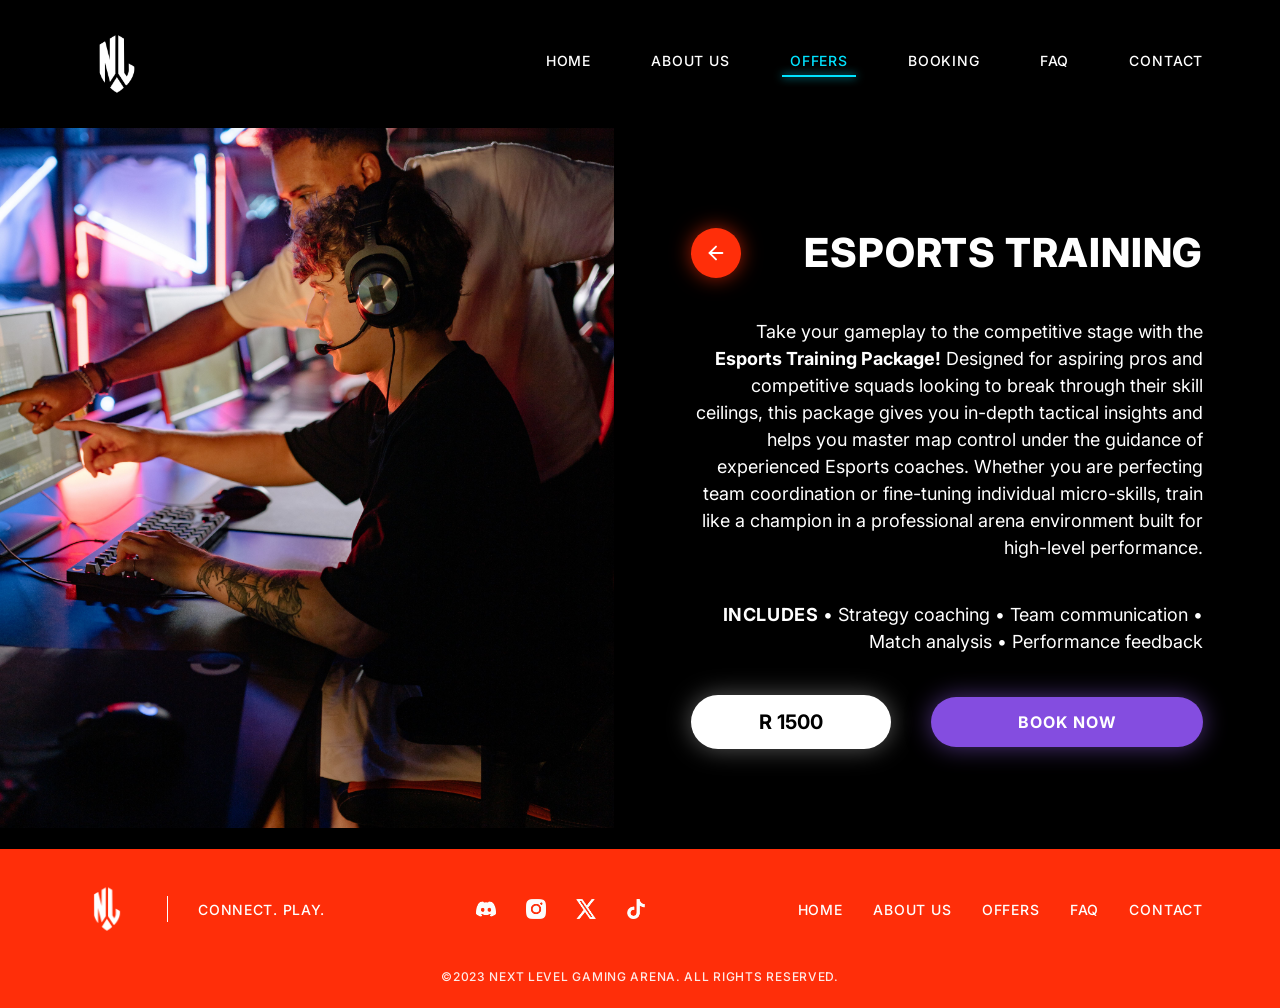
<file: esports.html>
<!DOCTYPE html>
<html lang="en">
<head>
  <meta charset="UTF-8" />
  <meta name="viewport" content="width=device-width, initial-scale=1.0" />
  <title>Next Level Gaming | Esports Training</title>

<!-- Google Font -->
  <link rel="preconnect" href="https://fonts.googleapis.com">
  <link rel="preconnect" href="https://fonts.gstatic.com" crossorigin>
  <link href="https://fonts.googleapis.com/css2?family=Inter:ital,opsz,wght@0,14..32,100..900;1,14..32,100..900&display=swap" rel="stylesheet">
  <link rel="stylesheet" href="css/style.css" />
</head>

<body>

<!-- Navigation Header -->
  <header class="navbar">
    <a href="index.html" class="nav-logo">
      <img src="images/logo.png" alt="Next Level Logo" />
    </a>
    <nav class="nav-links" id="navLinks">
      <a href="index.html">HOME</a>
      <a href="about.html">ABOUT US</a>
      <a href="offers.html" class="active">OFFERS</a>
      <a href="booking.html">BOOKING</a>
      <a href="faq.html">FAQ</a>
      <a href="contact.html">CONTACT</a>
    </nav>
    <button class="mobile-menu-btn" id="mobileMenuBtn" aria-label="Toggle Menu">
      <span></span>
      <span></span>
      <span></span>
    </button>
  </header>

<!-- Offer Main Section -->
    <main class="offer-detail-page-wrapper">
        <section class="offer-detail-split-container">
        <div class="offer-detail-image-side">
            <img src="images/esports.jpg" alt="Esports"/>
        </div>
        <div class="offer-detail-content-side">
            <div class="offer-detail-header">
            <a href="offers.html" class="back-arrow-circle" aria-label="Back to Offers">
            <svg width="22" height="22" viewBox="0 0 24 24" fill="none" stroke="#FFFFFF" stroke-width="2" stroke-linecap="round" stroke-linejoin="round">
                <line x1="19" y1="12" x2="5" y2="12"></line>
                <polyline points="12 5 5 12 12 19"></polyline>
            </svg>
            </a>
            <h1>ESPORTS TRAINING</h1>
            </div>
            <div class="offer-detail-body">
            <p>
                Take your gameplay to the competitive stage with the <strong>Esports Training Package!</strong> Designed for aspiring pros and competitive squads looking to break through their skill ceilings, this package gives you in-depth tactical insights and helps you master map control under the guidance of experienced Esports coaches. Whether you are perfecting team coordination or fine-tuning individual micro-skills, train like a champion in a professional arena environment built for high-level performance.
            </p>
            <div class="offer-detail-includes">
                <strong>INCLUDES</strong> &bull; Strategy coaching &bull; Team communication &bull; Match analysis &bull; Performance feedback
            </div>
            </div>
            <div class="offer-detail-actions">
            <div class="price-pill-badge">R 1500</div>
            <a href="booking.html" class="offer-book-btn">BOOK NOW</a>
            </div>
        </div>
        </section>
    </main>

<!-- Footer -->
  <footer class="footer">
    <div class="footer-top">
      <div class="footer-brand">
        <img src="images/logo.png" alt="Next Level Logo" />
        <span class="divider"></span>
        <span class="tagline">CONNECT. PLAY.</span>
      </div>

      <div class="footer-socials">
        <a href="https://discord.com/" target="_blank" rel="noopener noreferrer" aria-label="Discord">
          <img src="images/discord.png" alt="Discord" />
        </a>
        <a href="https://www.instagram.com/" target="_blank" rel="noopener noreferrer" aria-label="Instagram">
          <img src="images/instagram.png" alt="Instagram" />
        </a>
        <a href="https://x.com/?lang=en" target="_blank" rel="noopener noreferrer" aria-label="Twitter">
          <img src="images/twitter.png" alt="Twitter" />
        </a>
        <a href="https://www.tiktok.com/login" target="_blank" rel="noopener noreferrer" aria-label="TikTok">
          <img src="images/tiktok.png" alt="TikTok" />
        </a>
      </div>

      <div class="footer-links">
        <a href="index.html">HOME</a>
        <a href="about.html">ABOUT US</a>
        <a href="offers.html">OFFERS</a>
        <a href="faq.html">FAQ</a>
        <a href="contact.html">CONTACT</a>
      </div>
    </div>

    <div class="footer-bottom">
      <p>©2023 NEXT LEVEL GAMING ARENA. ALL RIGHTS RESERVED.</p>
    </div>
  </footer>

  <script src="js/script.js"></script>
</body>
</html>
</file>
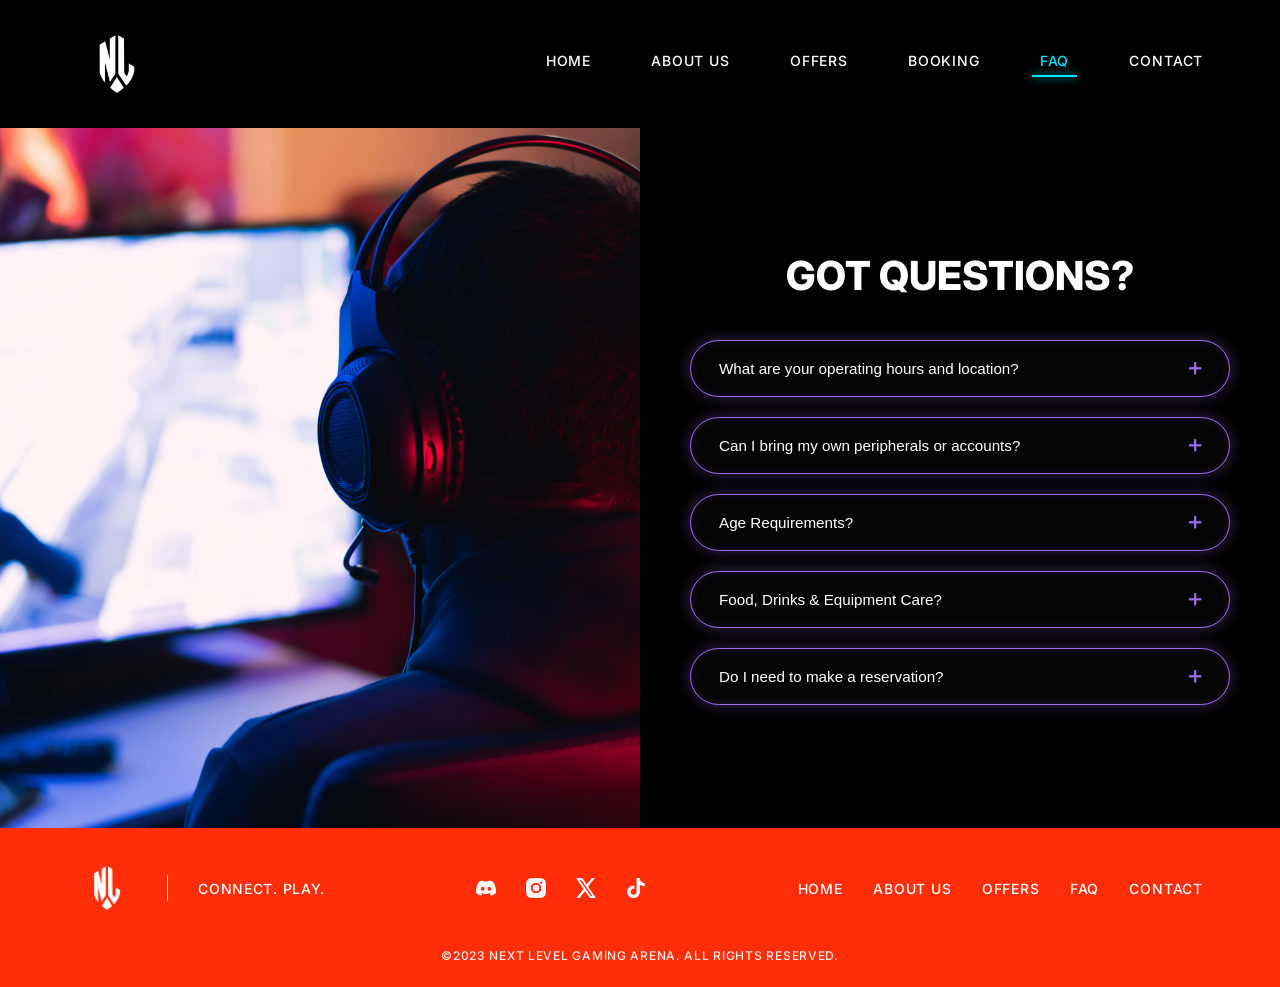
<file: faq.html>
<!DOCTYPE html>
<html lang="en">
<head>
  <meta charset="UTF-8" />
  <meta name="viewport" content="width=device-width, initial-scale=1.0" />
  <title>Next Level Gaming | FAQ </title>

<!-- Google Font -->
  <link rel="preconnect" href="https://fonts.googleapis.com">
  <link rel="preconnect" href="https://fonts.gstatic.com" crossorigin>
  <link href="https://fonts.googleapis.com/css2?family=Inter:ital,opsz,wght@0,14..32,100..900;1,14..32,100..900&display=swap" rel="stylesheet">
  <link rel="stylesheet" href="css/style.css" />
</head>

<body>

<!-- Navigation Header -->
    <header class="navbar">
        <a href="index.html" class="nav-logo">
            <img src="images/logo.png" alt="Next Level Gaming Logo">
        </a>

        <nav class="nav-links" id="navLinks">
            <a href="index.html">HOME</a>
            <a href="about.html">ABOUT US</a>
            <a href="offers.html">OFFERS</a>
            <a href="booking.html">BOOKING</a>
            <a href="faq.html" class="active">FAQ</a>
            <a href="contact.html">CONTACT</a>
        </nav>

        <button class="mobile-menu-btn" id="mobileMenuBtn" aria-label="Toggle Menu">
            <span></span>
            <span></span>
            <span></span>
        </button>
    </header>

<!-- FAQ Main Section -->
    <main class="faq-split-container"> 
        <!-- Left Half: Image -->
        <div class="faq-image-side">
            <img src="images/offers.jpg" alt="Gamer wearing headset in front of monitor">
        </div>

        <!-- Right Half: Title & Accordion -->
        <div class="faq-content-side">
            <h1 class="faq-heading">GOT QUESTIONS?</h1>
            <div class="faq-accordion">
                
                <!-- Question 1 -->
                <div class="faq-item">
                    <button class="faq-question" aria-expanded="false">
                        <span>What are your operating hours and location?</span>
                        <span class="faq-icon">✕</span>
                    </button>
                    <div class="faq-answer">
                        <p>We are open Monday through Saturday from 09:00 AM to 18:00 PM and Closed on Sundays. Please check our official website for local address details.</p>
                    </div>
                </div>

                <!-- Question 2 -->
                <div class="faq-item">
                    <button class="faq-question" aria-expanded="false">
                        <span>Can I bring my own peripherals or accounts?</span>
                        <span class="faq-icon">✕</span>
                    </button>
                    <div class="faq-answer">
                        <p>Yes! players are welcome to bring their own headsets, mice, mechanical keyboards, or controllers. You can also log directly into your personal game accounts like Steam, Riot, Epic Games, or Battle.net.</p>
                    </div>
                </div>

                <!-- Question 3 -->
                <div class="faq-item">
                    <button class="faq-question" aria-expanded="false">
                        <span>Age Requirements?</span>
                        <span class="faq-icon">✕</span>
                    </button>
                    <div class="faq-answer">
                        <p>Players of all ages are welcome during daytime hours. Guests under 13 must be accompanied by an adult, and players under 16 require parental consent for later sessions.</p>
                    </div>
                </div>

                <!-- Question 4 -->
                <div class="faq-item">
                    <button class="faq-question" aria-expanded="false">
                        <span>Food, Drinks &amp; Equipment Care?</span>
                        <span class="faq-icon">✕</span>
                    </button>
                    <div class="faq-answer">
                        <p>Snacks and sealed drinks from our arena café are allowed at stations using the provided cup holders. Please keep open liquids away from keyboards and PCs, and handle all peripherals and VR gear with care. Intentional damage to gear carries full financial liability. We maintain a zero-tolerance policy for hardware abuse and unsportsmanlike behavior.</p>
                    </div>
                </div>

                <!-- Question 5 -->
                <div class="faq-item">
                    <button class="faq-question" aria-expanded="false">
                        <span>Do I need to make a reservation?</span>
                        <span class="faq-icon">✕</span>
                    </button>
                    <div class="faq-answer">
                        <p>Walk-ins are always welcome based on station availability, but we strongly recommend booking online in advance—especially on weekends, for VR sessions, or for group Escape Room challenges.</p>
                    </div>
                </div>
            </div>
        </div>
    </main>

<!-- Footer -->
  <footer class="footer">
    <div class="footer-top">
      <div class="footer-brand">
        <img src="images/logo.png" alt="Next Level Logo" />
        <span class="divider"></span>
        <span class="tagline">CONNECT. PLAY.</span>
      </div>

      <div class="footer-socials">
        <a href="https://discord.com/" target="_blank" rel="noopener noreferrer" aria-label="Discord">
          <img src="images/discord.png" alt="Discord" />
        </a>
        <a href="https://www.instagram.com/" target="_blank" rel="noopener noreferrer" aria-label="Instagram">
          <img src="images/instagram.png" alt="Instagram" />
        </a>
        <a href="https://x.com/?lang=en" target="_blank" rel="noopener noreferrer" aria-label="Twitter">
          <img src="images/twitter.png" alt="Twitter" />
        </a>
        <a href="https://www.tiktok.com/login" target="_blank" rel="noopener noreferrer" aria-label="TikTok">
          <img src="images/tiktok.png" alt="TikTok" />
        </a>
      </div>

      <div class="footer-links">
        <a href="index.html">HOME</a>
        <a href="about.html">ABOUT US</a>
        <a href="offers.html">OFFERS</a>
        <a href="faq.html">FAQ</a>
        <a href="contact.html">CONTACT</a>
      </div>
    </div>

    <div class="footer-bottom">
      <p>©2023 NEXT LEVEL GAMING ARENA. ALL RIGHTS RESERVED.</p>
    </div>
  </footer>

  <script src="js/script.js"></script>
  
</body>
</html>
</file>
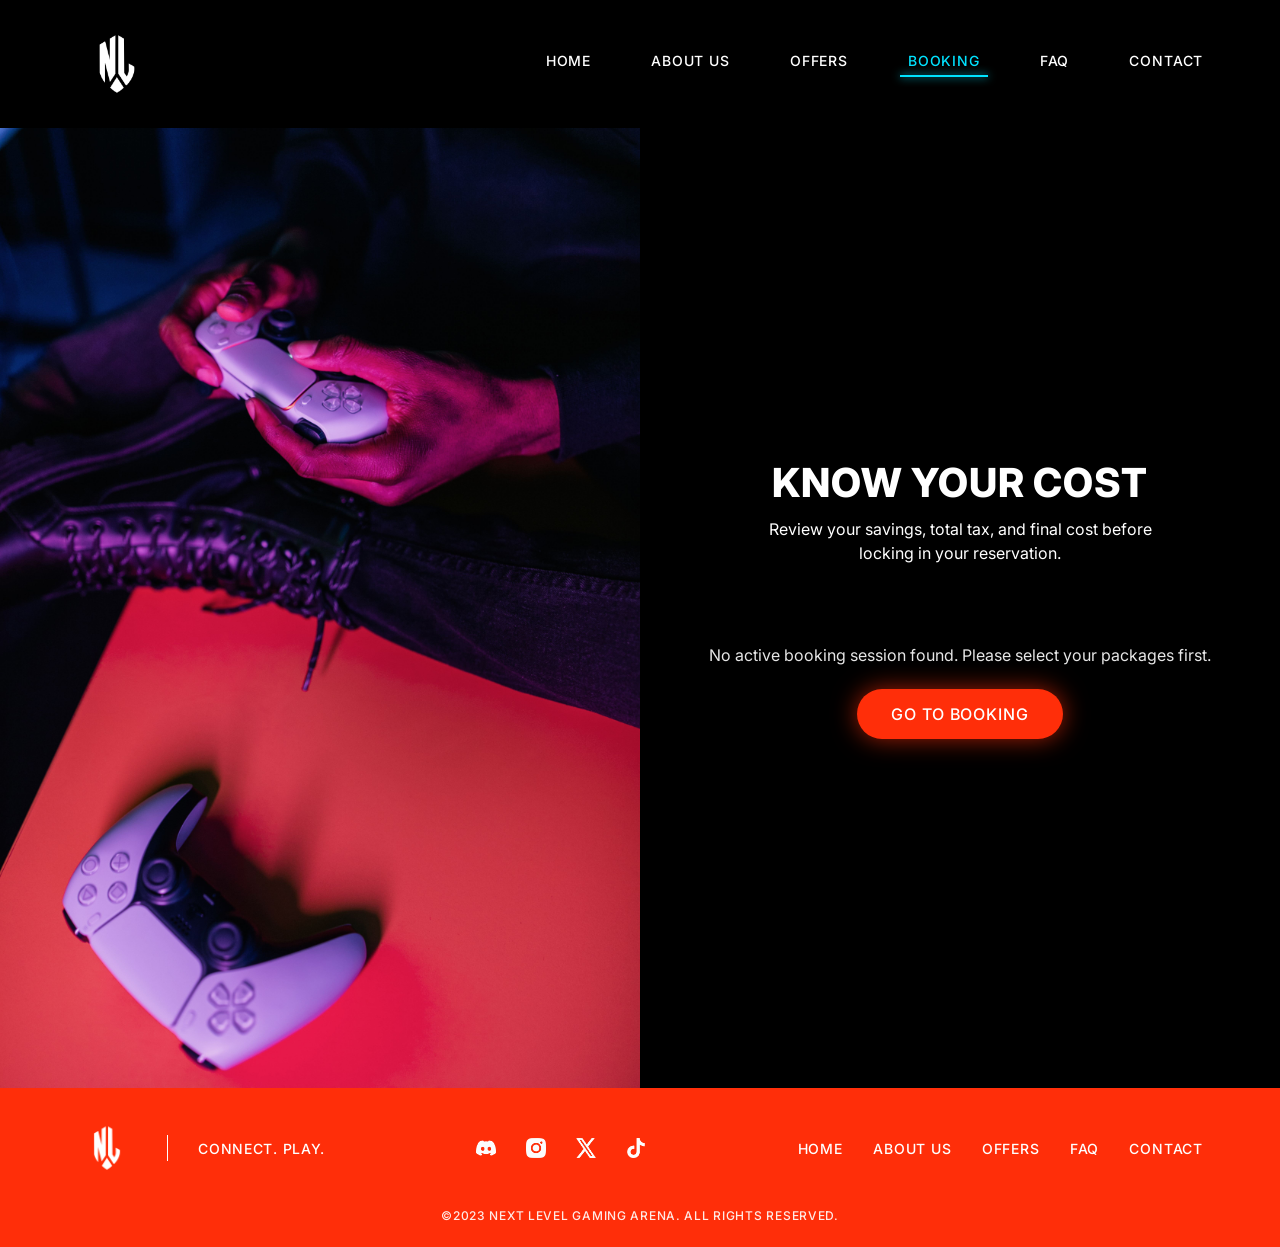
<file: fees.html>
<!DOCTYPE html>
<html lang="en">
<head>
  <meta charset="UTF-8" />
  <meta name="viewport" content="width=device-width, initial-scale=1.0" />
  <title>Next Level Gaming | Know Your Cost</title>

  <!-- Google Font -->
  <link rel="preconnect" href="https://fonts.googleapis.com">
  <link rel="preconnect" href="https://fonts.gstatic.com" crossorigin>
  <link href="https://fonts.googleapis.com/css2?family=Inter:ital,opsz,wght@0,14..32,100..900;1,14..32,100..900&display=swap" rel="stylesheet">
  <link rel="stylesheet" href="css/style.css" />
</head>

<body>

  <!-- Navigation Header -->
  <header class="navbar">
    <a href="index.html" class="nav-logo">
      <img src="images/logo.png" alt="Next Level Logo" />
    </a>
    <nav class="nav-links" id="navLinks">
      <a href="index.html">HOME</a>
      <a href="about.html">ABOUT US</a>
      <a href="offers.html">OFFERS</a>
      <a href="booking.html" class="active">BOOKING</a>
      <a href="faq.html">FAQ</a>
      <a href="contact.html">CONTACT</a>
    </nav>
    <button class="mobile-menu-btn" id="mobileMenuBtn" aria-label="Toggle Menu">
      <span></span>
      <span></span>
      <span></span>
    </button>
  </header>

  <!-- Fees Main Section -->
  <main class="fees-page-wrapper">
    <section class="fees-split-container">
      <!-- Left Side Image -->
      <div class="fees-image-side">
        <img src="images/fees.jpg" alt="Gamer holding PlayStation controllers" />
      </div>

      <!-- Right Side Fee Summary -->
      <div class="fees-summary-side">
        <div class="fees-header">
          <h1>KNOW YOUR COST</h1>
          <p>Review your savings, total tax, and final cost before locking in your reservation.</p>
        </div>

        <!-- Fallback if opened directly without booking data -->
        <div id="noBookingFallback" class="fees-fallback hidden">
          <p class="fallback-text">No active booking session found. Please select your packages first.</p>
          <a href="booking.html" class="cta-btn">GO TO BOOKING</a>
        </div>

        <!-- Fee Breakdown Content -->
        <div id="feesContent" class="fees-content">
          <span id="totalQtyLabel" style="display: none;">0</span>

          <div class="fees-breakdown-card">
            <!-- Itemized List -->
            <div id="feesItemsList" class="fees-items-list"></div>

            <div class="fees-divider"></div>

            <!-- Subtotal & Discount -->
            <div class="fees-calc-rows">
              <div class="summary-line highlight-cyan">
                <span class="calc-label">SUBTOTAL</span>
                <span id="feesSubtotal">R 0</span>
              </div>
              <div class="summary-line">
                <span class="calc-label" id="discountLabel">Discount (0%)</span>
                <span id="feesDiscount" class="discount-val">-R 0</span>
              </div>
              <div class="summary-line highlight-cyan">
                <span class="calc-label">DISCOUNTED TOTAL</span>
                <span id="feesDiscountedTotal">R 0</span>
              </div>
            </div>

            <div class="fees-divider"></div>

            <!-- VAT Calculation -->
            <div class="fees-calc-rows">
              <div class="summary-line">
                <span class="calc-label">After Discount</span>
                <span id="feesAfterDiscount">R 0</span>
              </div>
              <div class="summary-line">
                <span class="calc-label">VAT (15%)</span>
                <span id="feesVat">R 0</span>
              </div>
            </div>

            <div class="fees-divider"></div>

            <!-- Grand Total Row -->
            <div class="summary-total-row grand-total-row">
              <span>TOTAL ESTIMATED FEE</span>
              <span id="feesGrandTotal">R 0</span>
            </div>
          </div>

          <!-- Action Buttons -->
          <div class="fees-actions-row">
            <button type="button" id="confirmBookingBtn" class="cta-btn lock-session-btn">LOCK IN SESSION</button>
            <a href="booking.html" class="secondary-outline-btn">CANCEL</a>
          </div>
        </div>
      </div>
    </section>
  </main>

  <!-- Footer -->
  <footer class="footer">
    <div class="footer-top">
      <div class="footer-brand">
        <img src="images/logo.png" alt="Next Level Logo" />
        <span class="divider"></span>
        <span class="tagline">CONNECT. PLAY.</span>
      </div>

      <div class="footer-socials">
        <a href="https://discord.com/" target="_blank" rel="noopener noreferrer" aria-label="Discord">
          <img src="images/discord.png" alt="Discord" />
        </a>
        <a href="https://www.instagram.com/" target="_blank" rel="noopener noreferrer" aria-label="Instagram">
          <img src="images/instagram.png" alt="Instagram" />
        </a>
        <a href="https://x.com/?lang=en" target="_blank" rel="noopener noreferrer" aria-label="Twitter">
          <img src="images/twitter.png" alt="Twitter" />
        </a>
        <a href="https://www.tiktok.com/login" target="_blank" rel="noopener noreferrer" aria-label="TikTok">
          <img src="images/tiktok.png" alt="TikTok" />
        </a>
      </div>

      <div class="footer-links">
        <a href="index.html">HOME</a>
        <a href="about.html">ABOUT US</a>
        <a href="offers.html">OFFERS</a>
        <a href="faq.html">FAQ</a>
        <a href="contact.html">CONTACT</a>
      </div>
    </div>

    <div class="footer-bottom">
      <p>©2023 NEXT LEVEL GAMING ARENA. ALL RIGHTS RESERVED.</p>
    </div>
  </footer>

  <script src="js/script.js"></script>
</body>
</html>
</file>
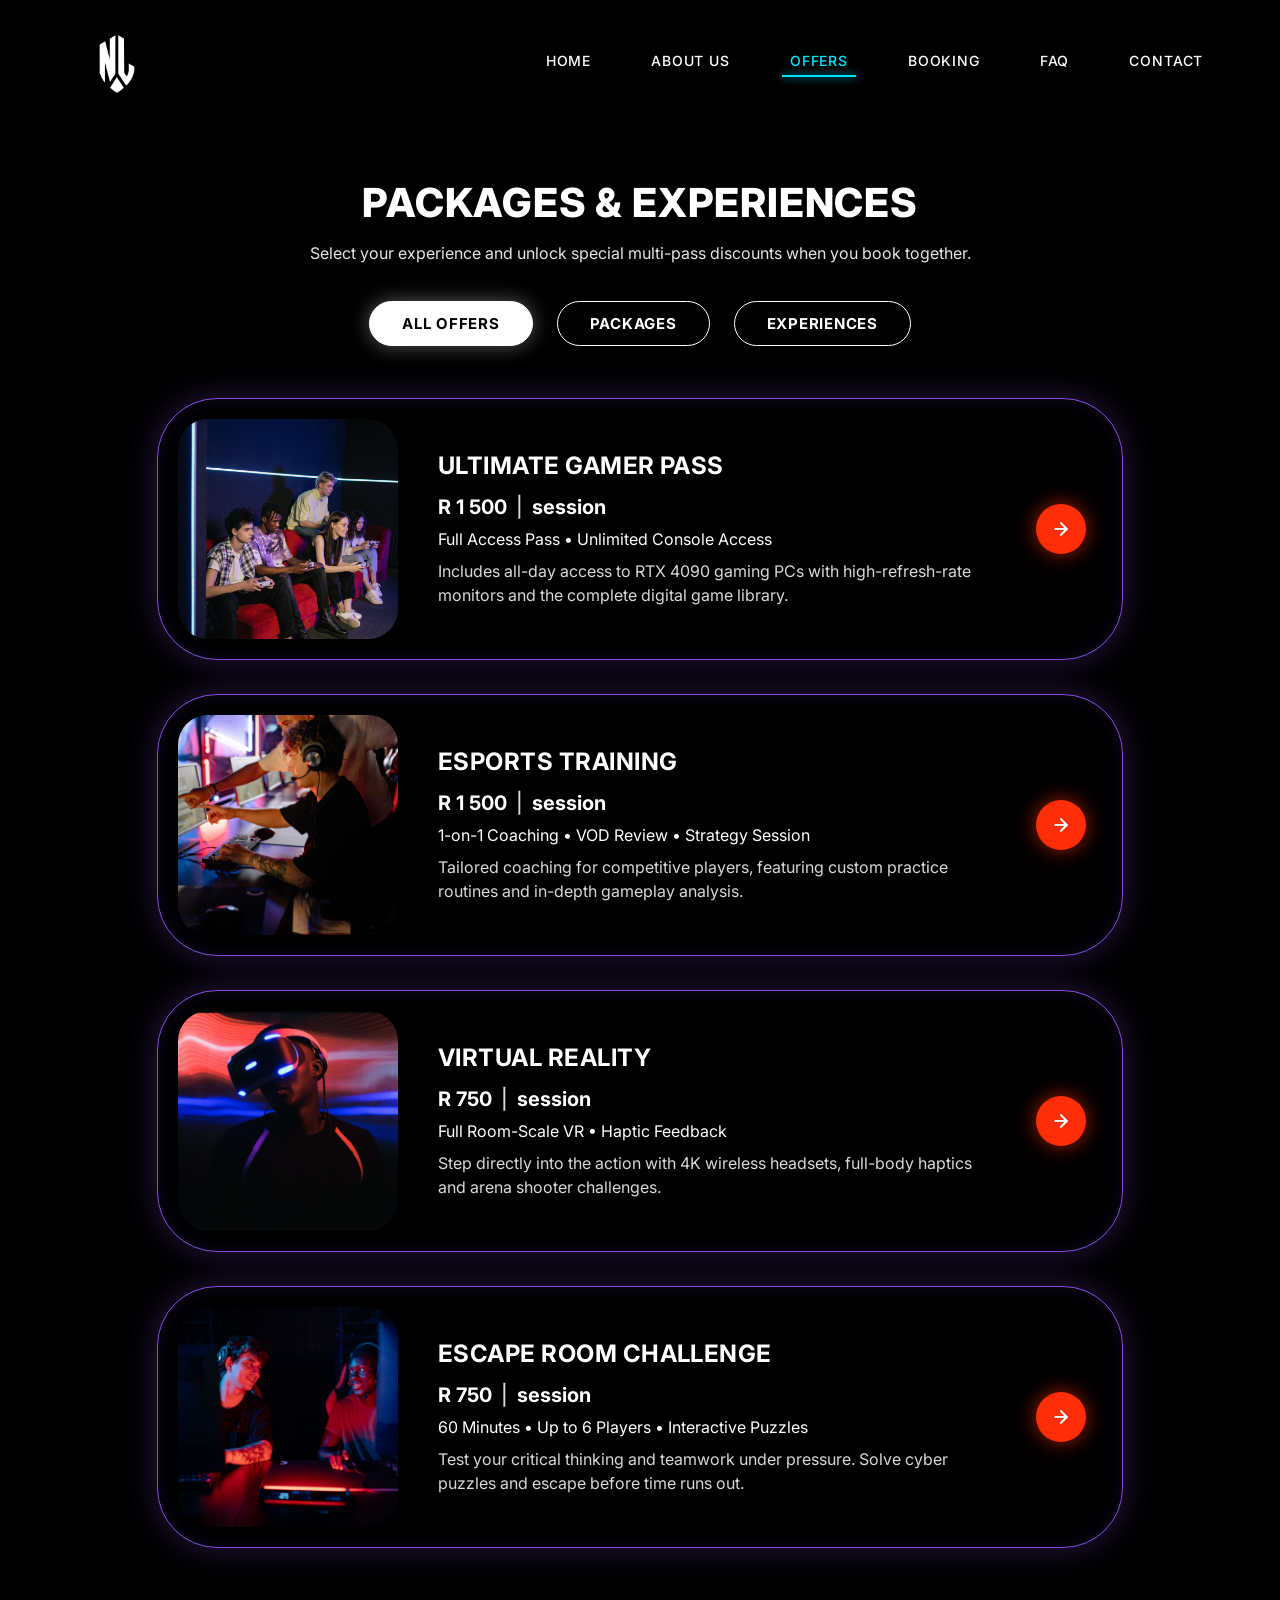
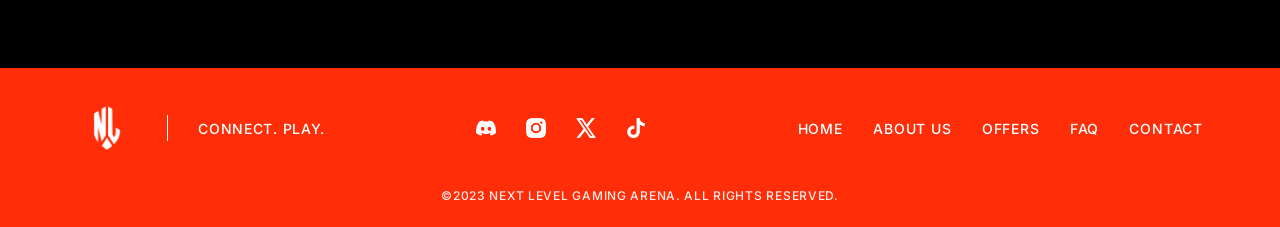
<file: offers.html>
<!DOCTYPE html>
<html lang="en">
<head>
  <meta charset="UTF-8" />
  <meta name="viewport" content="width=device-width, initial-scale=1.0" />
  <title>Next Level Gaming | Offers</title>

<!-- Google Font -->
  <link rel="preconnect" href="https://fonts.googleapis.com">
  <link rel="preconnect" href="https://fonts.gstatic.com" crossorigin>
  <link href="https://fonts.googleapis.com/css2?family=Inter:ital,opsz,wght@0,14..32,100..900;1,14..32,100..900&display=swap" rel="stylesheet">
  <link rel="stylesheet" href="css/style.css" />
</head>

<body>

<!-- Navigation Header -->
  <header class="navbar">
    <a href="index.html" class="nav-logo">
      <img src="images/logo.png" alt="Next Level Logo" />
    </a>
    <nav class="nav-links" id="navLinks">
      <a href="index.html">HOME</a>
      <a href="about.html">ABOUT US</a>
      <a href="offers.html" class="active">OFFERS</a>
      <a href="booking.html">BOOKING</a>
      <a href="faq.html">FAQ</a>
      <a href="contact.html">CONTACT</a>
    </nav>
    <button class="mobile-menu-btn" id="mobileMenuBtn" aria-label="Toggle Menu">
      <span></span>
      <span></span>
      <span></span>
    </button>
  </header>

<!-- Offers Page Section -->
  <main class="offers-page-section">
    <div class="offers-page-header">
      <h1>PACKAGES &amp; EXPERIENCES</h1>
      <p>Select your experience and unlock special multi-pass discounts when you book together.</p>
    </div>

    <!-- Filter Pills -->
    <div class="filter-pills">
      <button class="filter-pill active" data-filter="all">ALL OFFERS</button>
      <button class="filter-pill" data-filter="packages">PACKAGES</button>
      <button class="filter-pill" data-filter="experiences">EXPERIENCES</button>
    </div>

    <!-- Horizontal Offer Cards -->
    <div class="offers-list">
      <!-- Card 1: Ultimate Gamer Pass -->
      <a href="ultimate.html" class="offer-row-card" data-category="packages">
        <div class="offer-row-image">
          <img src="images/ultimate.jpg" alt="Ultimate Gamer Pass" />
        </div>
        <div class="offer-row-content">
          <h2>ULTIMATE GAMER PASS</h2>
          <p class="offer-price">R 1 500 <span>|</span> session</p>
          <p class="offer-highlights">Full Access Pass • Unlimited Console Access</p>
          <p class="offer-desc">Includes all-day access to RTX 4090 gaming PCs with high-refresh-rate monitors and the complete digital game library.</p>
        </div>
        <div class="offer-row-action">
          <div class="red-arrow-circle">
            <svg width="20" height="20" viewBox="0 0 24 24" fill="none" stroke="#FFFFFF" stroke-width="2.5" stroke-linecap="round" stroke-linejoin="round">
              <line x1="5" y1="12" x2="19" y2="12"></line>
              <polyline points="12 5 19 12 12 19"></polyline>
            </svg>
          </div>
        </div>
      </a>

      <!-- Card 2: Esports Training -->
      <a href="esports.html" class="offer-row-card" data-category="packages">
        <div class="offer-row-image">
          <img src="images/esports.jpg" alt="Esports Training" />
        </div>
        <div class="offer-row-content">
          <h2>ESPORTS TRAINING</h2>
          <p class="offer-price">R 1 500 <span>|</span> session</p>
          <p class="offer-highlights">1-on-1 Coaching • VOD Review • Strategy Session</p>
          <p class="offer-desc">Tailored coaching for competitive players, featuring custom practice routines and in-depth gameplay analysis.</p>
        </div>
        <div class="offer-row-action">
          <div class="red-arrow-circle">
            <svg width="20" height="20" viewBox="0 0 24 24" fill="none" stroke="#FFFFFF" stroke-width="2.5" stroke-linecap="round" stroke-linejoin="round">
              <line x1="5" y1="12" x2="19" y2="12"></line>
              <polyline points="12 5 19 12 12 19"></polyline>
            </svg>
          </div>
        </div>
      </a>

      <!-- Card 3: Virtual Reality -->
      <a href="virtual.html" class="offer-row-card" data-category="experiences">
        <div class="offer-row-image">
          <img src="images/virtual.png" alt="Virtual Reality" />
        </div>
        <div class="offer-row-content">
          <h2>VIRTUAL REALITY</h2>
          <p class="offer-price">R 750 <span>|</span> session</p>
          <p class="offer-highlights">Full Room-Scale VR • Haptic Feedback</p>
          <p class="offer-desc">Step directly into the action with 4K wireless headsets, full-body haptics and arena shooter challenges.</p>
        </div>
        <div class="offer-row-action">
          <div class="red-arrow-circle">
            <svg width="20" height="20" viewBox="0 0 24 24" fill="none" stroke="#FFFFFF" stroke-width="2.5" stroke-linecap="round" stroke-linejoin="round">
              <line x1="5" y1="12" x2="19" y2="12"></line>
              <polyline points="12 5 19 12 12 19"></polyline>
            </svg>
          </div>
        </div>
      </a>

      <!-- Card 4: Escape Room Challenge -->
      <a href="escape.html" class="offer-row-card" data-category="experiences">
        <div class="offer-row-image">
          <img src="images/escape.jpg" alt="Escape Room Challenge" />
        </div>
        <div class="offer-row-content">
          <h2>ESCAPE ROOM CHALLENGE</h2>
          <p class="offer-price">R 750 <span>|</span> session</p>
          <p class="offer-highlights">60 Minutes • Up to 6 Players • Interactive Puzzles</p>
          <p class="offer-desc">Test your critical thinking and teamwork under pressure. Solve cyber puzzles and escape before time runs out.</p>
        </div>
        <div class="offer-row-action">
          <div class="red-arrow-circle">
            <svg width="20" height="20" viewBox="0 0 24 24" fill="none" stroke="#FFFFFF" stroke-width="2.5" stroke-linecap="round" stroke-linejoin="round">
              <line x1="5" y1="12" x2="19" y2="12"></line>
              <polyline points="12 5 19 12 12 19"></polyline>
            </svg>
          </div>
        </div>
      </a>
    </div>
  </main>

  <!-- Footer -->
  <footer class="footer">
    <div class="footer-top">
      <div class="footer-brand">
        <img src="images/logo.png" alt="Next Level Logo" />
        <span class="divider"></span>
        <span class="tagline">CONNECT. PLAY.</span>
      </div>

      <div class="footer-socials">
        <a href="https://discord.com/" target="_blank" rel="noopener noreferrer" aria-label="Discord">
          <img src="images/discord.png" alt="Discord" />
        </a>
        <a href="https://www.instagram.com/" target="_blank" rel="noopener noreferrer" aria-label="Instagram">
          <img src="images/instagram.png" alt="Instagram" />
        </a>
        <a href="https://x.com/?lang=en" target="_blank" rel="noopener noreferrer" aria-label="Twitter">
          <img src="images/twitter.png" alt="Twitter" />
        </a>
        <a href="https://www.tiktok.com/login" target="_blank" rel="noopener noreferrer" aria-label="TikTok">
          <img src="images/tiktok.png" alt="TikTok" />
        </a>
      </div>

      <div class="footer-links">
        <a href="index.html">HOME</a>
        <a href="about.html">ABOUT US</a>
        <a href="offers.html">OFFERS</a>
        <a href="faq.html">FAQ</a>
        <a href="contact.html">CONTACT</a>
      </div>
    </div>

    <div class="footer-bottom">
      <p>©2023 NEXT LEVEL GAMING ARENA. ALL RIGHTS RESERVED.</p>
    </div>
  </footer>

  <script src="js/script.js"></script>

</body>
</html>
</file>
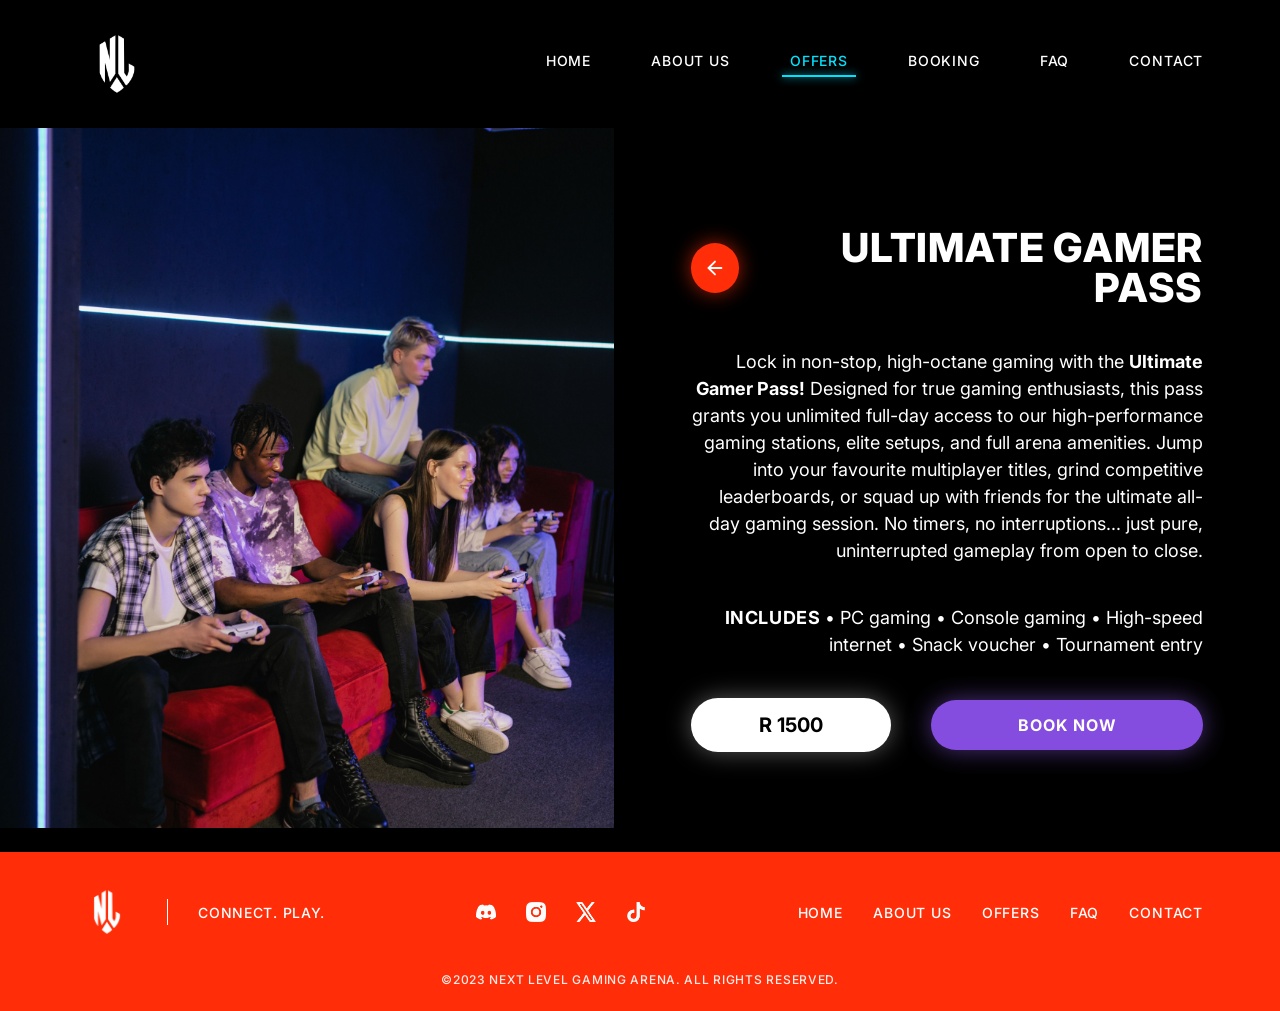
<file: ultimate.html>
<!DOCTYPE html>
<html lang="en">
<head>
  <meta charset="UTF-8" />
  <meta name="viewport" content="width=device-width, initial-scale=1.0" />
  <title>Next Level Gaming | Ultimate</title>

<!-- Google Font -->
  <link rel="preconnect" href="https://fonts.googleapis.com">
  <link rel="preconnect" href="https://fonts.gstatic.com" crossorigin>
  <link href="https://fonts.googleapis.com/css2?family=Inter:ital,opsz,wght@0,14..32,100..900;1,14..32,100..900&display=swap" rel="stylesheet">
  <link rel="stylesheet" href="css/style.css" />
</head>

<body>

<!-- Navigation Header -->
  <header class="navbar">
    <a href="index.html" class="nav-logo">
      <img src="images/logo.png" alt="Next Level Logo" />
    </a>
    <nav class="nav-links" id="navLinks">
      <a href="index.html">HOME</a>
      <a href="about.html">ABOUT US</a>
      <a href="offers.html" class="active">OFFERS</a>
      <a href="booking.html">BOOKING</a>
      <a href="faq.html">FAQ</a>
      <a href="contact.html">CONTACT</a>
    </nav>
    <button class="mobile-menu-btn" id="mobileMenuBtn" aria-label="Toggle Menu">
      <span></span>
      <span></span>
      <span></span>
    </button>
  </header>

<!-- Offer Main Section -->
    <main class="offer-detail-page-wrapper">
        <section class="offer-detail-split-container">
        <div class="offer-detail-image-side">
            <img src="images/ultimate.jpg" alt="Ultimate Gamer Pass"/>
        </div>
        <div class="offer-detail-content-side">
            <div class="offer-detail-header">
            <a href="offers.html" class="back-arrow-circle" aria-label="Back to Offers">
            <svg width="22" height="22" viewBox="0 0 24 24" fill="none" stroke="#FFFFFF" stroke-width="2" stroke-linecap="round" stroke-linejoin="round">
                <line x1="19" y1="12" x2="5" y2="12"></line>
                <polyline points="12 5 5 12 12 19"></polyline>
            </svg>
            </a>
            <h1>ULTIMATE GAMER PASS</h1>
            </div>
            <div class="offer-detail-body">
            <p>
                Lock in non-stop, high-octane gaming with the <strong>Ultimate Gamer Pass!</strong> Designed for true gaming enthusiasts, this pass grants you unlimited full-day access to our high-performance gaming stations, elite setups, and full arena amenities. Jump into your favourite multiplayer titles, grind competitive leaderboards, or squad up with friends for the ultimate all-day gaming session. No timers, no interruptions... just pure, uninterrupted gameplay from open to close.
            </p>
            <div class="offer-detail-includes">
                <strong>INCLUDES</strong> &bull; PC gaming &bull; Console gaming &bull; High-speed internet &bull; Snack voucher &bull; Tournament entry
            </div>
            </div>
            <div class="offer-detail-actions">
            <div class="price-pill-badge">R 1500</div>
            <a href="booking.html" class="offer-book-btn">BOOK NOW</a>
            </div>
        </div>
        </section>
    </main>

<!-- Footer -->
  <footer class="footer">
    <div class="footer-top">
      <div class="footer-brand">
        <img src="images/logo.png" alt="Next Level Logo" />
        <span class="divider"></span>
        <span class="tagline">CONNECT. PLAY.</span>
      </div>

      <div class="footer-socials">
        <a href="https://discord.com/" target="_blank" rel="noopener noreferrer" aria-label="Discord">
          <img src="images/discord.png" alt="Discord" />
        </a>
        <a href="https://www.instagram.com/" target="_blank" rel="noopener noreferrer" aria-label="Instagram">
          <img src="images/instagram.png" alt="Instagram" />
        </a>
        <a href="https://x.com/?lang=en" target="_blank" rel="noopener noreferrer" aria-label="Twitter">
          <img src="images/twitter.png" alt="Twitter" />
        </a>
        <a href="https://www.tiktok.com/login" target="_blank" rel="noopener noreferrer" aria-label="TikTok">
          <img src="images/tiktok.png" alt="TikTok" />
        </a>
      </div>

      <div class="footer-links">
        <a href="index.html">HOME</a>
        <a href="about.html">ABOUT US</a>
        <a href="offers.html">OFFERS</a>
        <a href="faq.html">FAQ</a>
        <a href="contact.html">CONTACT</a>
      </div>
    </div>

    <div class="footer-bottom">
      <p>©2023 NEXT LEVEL GAMING ARENA. ALL RIGHTS RESERVED.</p>
    </div>
  </footer>

  <script src="js/script.js"></script>
</body>
</html>
</file>
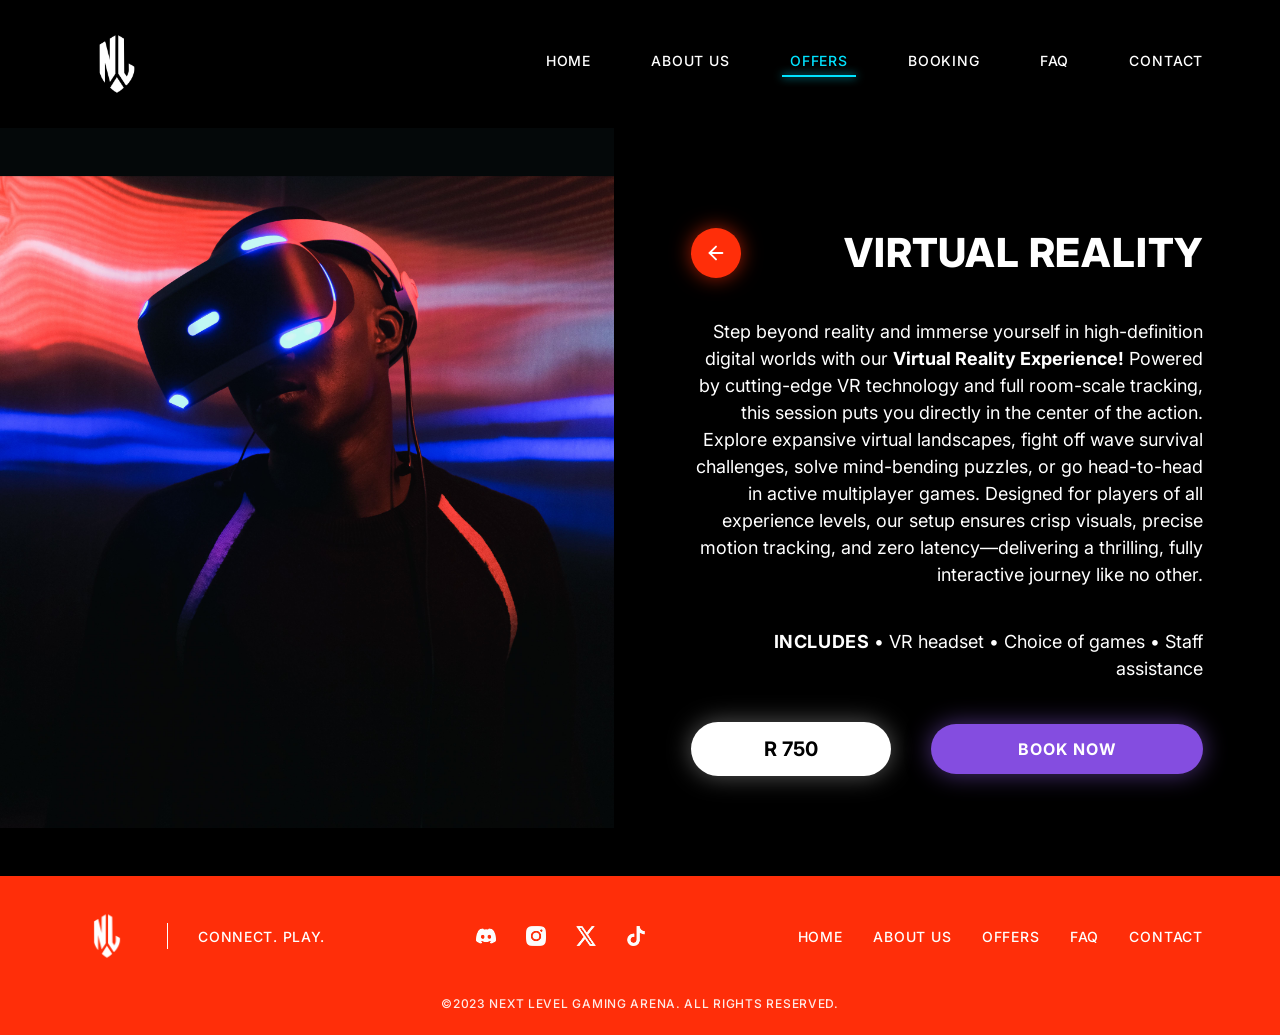
<file: virtual.html>
<!DOCTYPE html>
<html lang="en">
<head>
  <meta charset="UTF-8" />
  <meta name="viewport" content="width=device-width, initial-scale=1.0" />
  <title>Next Level Gaming | Virtual Reality</title>

<!-- Google Font -->
  <link rel="preconnect" href="https://fonts.googleapis.com">
  <link rel="preconnect" href="https://fonts.gstatic.com" crossorigin>
  <link href="https://fonts.googleapis.com/css2?family=Inter:ital,opsz,wght@0,14..32,100..900;1,14..32,100..900&display=swap" rel="stylesheet">
  <link rel="stylesheet" href="css/style.css" />
</head>

<body>

<!-- Navigation Header -->
  <header class="navbar">
    <a href="index.html" class="nav-logo">
      <img src="images/logo.png" alt="Next Level Logo" />
    </a>
    <nav class="nav-links" id="navLinks">
      <a href="index.html">HOME</a>
      <a href="about.html">ABOUT US</a>
      <a href="offers.html" class="active">OFFERS</a>
      <a href="booking.html">BOOKING</a>
      <a href="faq.html">FAQ</a>
      <a href="contact.html">CONTACT</a>
    </nav>
    <button class="mobile-menu-btn" id="mobileMenuBtn" aria-label="Toggle Menu">
      <span></span>
      <span></span>
      <span></span>
    </button>
  </header>

<!-- Offer Main Section -->
    <main class="offer-detail-page-wrapper">
        <section class="offer-detail-split-container">
        <div class="offer-detail-image-side">
            <img src="images/virtual.png" alt="Ultimate Gamer Pass"/>
        </div>
        <div class="offer-detail-content-side">
            <div class="offer-detail-header">
            <a href="offers.html" class="back-arrow-circle" aria-label="Back to Offers">
            <svg width="22" height="22" viewBox="0 0 24 24" fill="none" stroke="#FFFFFF" stroke-width="2" stroke-linecap="round" stroke-linejoin="round">
                <line x1="19" y1="12" x2="5" y2="12"></line>
                <polyline points="12 5 5 12 12 19"></polyline>
            </svg>
            </a>
            <h1>VIRTUAL REALITY</h1>
            </div>
            <div class="offer-detail-body">
            <p>
                Step beyond reality and immerse yourself in high-definition digital worlds with our <strong>Virtual Reality Experience!</strong> Powered by cutting-edge VR technology and full room-scale tracking, this session puts you directly in the center of the action. Explore expansive virtual landscapes, fight off wave survival challenges, solve mind-bending puzzles, or go head-to-head in active multiplayer games. Designed for players of all experience levels, our setup ensures crisp visuals, precise motion tracking, and zero latency—delivering a thrilling, fully interactive journey like no other.
            </p>
            <div class="offer-detail-includes">
                <strong>INCLUDES</strong> &bull; VR headset &bull; Choice of games &bull; Staff assistance
            </div>
            </div>
            <div class="offer-detail-actions">
            <div class="price-pill-badge">R 750</div>
            <a href="booking.html" class="offer-book-btn">BOOK NOW</a>
            </div>
        </div>
        </section>
    </main>

<!-- Footer -->
  <footer class="footer">
    <div class="footer-top">
      <div class="footer-brand">
        <img src="images/logo.png" alt="Next Level Logo" />
        <span class="divider"></span>
        <span class="tagline">CONNECT. PLAY.</span>
      </div>

      <div class="footer-socials">
        <a href="https://discord.com/" target="_blank" rel="noopener noreferrer" aria-label="Discord">
          <img src="images/discord.png" alt="Discord" />
        </a>
        <a href="https://www.instagram.com/" target="_blank" rel="noopener noreferrer" aria-label="Instagram">
          <img src="images/instagram.png" alt="Instagram" />
        </a>
        <a href="https://x.com/?lang=en" target="_blank" rel="noopener noreferrer" aria-label="Twitter">
          <img src="images/twitter.png" alt="Twitter" />
        </a>
        <a href="https://www.tiktok.com/login" target="_blank" rel="noopener noreferrer" aria-label="TikTok">
          <img src="images/tiktok.png" alt="TikTok" />
        </a>
      </div>

      <div class="footer-links">
        <a href="index.html">HOME</a>
        <a href="about.html">ABOUT US</a>
        <a href="offers.html">OFFERS</a>
        <a href="faq.html">FAQ</a>
        <a href="contact.html">CONTACT</a>
      </div>
    </div>

    <div class="footer-bottom">
      <p>©2023 NEXT LEVEL GAMING ARENA. ALL RIGHTS RESERVED.</p>
    </div>
  </footer>

  <script src="js/script.js"></script>
</body>
</html>
</file>
<file: css/style.css>
/* CSS STYLESHEET FOR WEBISTE */
/* VARIABLES */

:root {
  --red-orange: #FF2E09;
  --purple-light: #9F6CF3;
  --purple-dark: #7131DA;
  --purple-mid: #844DE0;
  --white: #FFFFFF;
  --black: #000000;
  --cyan: #00E3FF;
}
* {
  margin: 0;
  padding: 0;
  box-sizing: border-box;
}
html {
  scroll-behavior: smooth;
}
body {
  font-family: 'Inter', sans-serif;
  background-color: var(--black);
  color: var(--white);
  overflow-x: hidden;
  -webkit-font-smoothing: antialiased;
}

/* HOME PAGE STYLES */
/* NAVBAR */

.navbar {
  display: flex;
  align-items: center;
  justify-content: space-between;
  padding: 24px 6%;
  background-color: var(--black);
  position: relative;
  z-index: 100;
}
.nav-logo img {
  height: 80px;
  width: auto;
  display: block;
  filter: brightness(0) invert(1);
}
.nav-links {
  display: flex;
  align-items: center;
  gap: 60px;
}
.nav-links a {
  color: var(--white);
  text-decoration: none;
  font-size: 14px;
  font-weight: 500;
  letter-spacing: 0.06em;
  position: relative;
  padding-bottom: 8px;
  transition: color 0.3s ease;
}
.nav-links a:hover {
  color: var(--cyan);
}
.nav-links a.active {
    color: var(--cyan);
}
.nav-links a.active::after {
  content: '';
  position: absolute;
  bottom: 0;
  left: -8px;
  right: -8px;
  height: 2px;
  background-color: var(--cyan);
  box-shadow: 0 0 8px var(--cyan);
}
.mobile-menu-btn {
  display: none;
  flex-direction: column;
  gap: 5px;
  background: none;
  border: none;
  cursor: pointer;
}
.mobile-menu-btn span {
  width: 24px;
  height: 2px;
  background-color: var(--white);
  transition: 0.3s;
}

/* HERO SECTION */

.hero {
  position: relative;
  width: 100%;
  height: 730px;
  display: flex;
  align-items: center;
  justify-content: flex-end;
  padding: 0 5%;
  overflow: hidden;
}
.hero-bg {
  position: absolute;
  inset: 0;
  width: 100%;
  height: 100%;
  object-fit: cover;
  object-position: center;
  z-index: 1;
}
.hero-overlay {
  position: absolute;
  inset: 0;
  background: linear-gradient(
    90deg,
    rgba(0, 0, 0, 0.1) 0%,
    rgba(0, 0, 0, 0.45) 45%,
    rgba(0, 0, 0, 0.88) 100%
  );
  z-index: 2;
}
.hero-content {
  position: relative;
  z-index: 3;
  text-align: center;
  max-width: 540px;
  display: flex;
  flex-direction: column;
  align-items: center;
}
.hero-content h1 {
  font-size: 40px;
  font-weight: 800;
  letter-spacing: 0.02em;
  line-height: 1.15;
  margin-bottom: 16px;
  text-transform: uppercase;
}
.gradient-text {
  background:linear-gradient(135deg, #fff 30%, var(--purple-mid));
  background-clip: text;
  -webkit-background-clip: text;
  -webkit-text-fill-color: transparent;
}
.hero-content p {
  font-size: 18px;
  line-height: 1.5;
  color: var(--white);
  font-weight: 400;
  margin-bottom: 40px;
}
.cta-btn {
  display: inline-block;
  background-color: var(--red-orange);
  color: var(--white);
  text-decoration: none;
  font-size: 16px;
  font-weight: 500;
  letter-spacing: 0.06em;
  padding: 15px 34px;
  border-radius: 50px;
  box-shadow: 0 0 24px rgba(255, 46, 9, 0.65);
  transition: transform 0.25s ease, box-shadow 0.25s ease;
}
.cta-btn:hover {
  transform: translateY(-2px);
  box-shadow: 0 0 34px rgba(255, 46, 9, 0.95);
}

/* MARQUEE STRIP */

.marquee-container {
  width: 100%;
  background-color: var(--black);
  padding: 20px 0;
  overflow: hidden;
  display: flex;
  user-select: none;
}
.marquee-track {
  display: flex;
  width: max-content;
  animation: marqueeScroll 24s linear infinite;
}
.marquee-content {
  display: flex;
  align-items: center;
  gap: 28px;
  padding-right: 28px;
  font-size: 30px;
  font-weight: 700;
  letter-spacing: 0.03em;
  color: var(--white);
  white-space: nowrap;
}
.marquee-content .star {
  font-size: 1.4rem;
  color: var(--white);
  display: inline-flex;
  align-items: center;
}
@keyframes marqueeScroll {
  0% {
    transform: translateX(0);
  }
  100% {
    transform: translateX(-50%);
  }
}

/* OFFERS SECTION */

.offers-section {
  padding: 20px 6% 110px;
  max-width: 1320px;
  margin: 0 auto;
}
.offers-subtitle {
  text-align: center;
  font-size: 20px;
  line-height: 1.5;
  color: var(--white);
  margin-bottom: 50px;
}
.cards-grid {
  display: grid;
  grid-template-columns: repeat(4, 1fr);
  gap: 30px;
}
.offer-card {
  background-color: var(--black);
  border: 1.5px solid var(--purple-mid);
  border-radius: 40px;
  padding: 16px 16px 24px;
  text-decoration: none;
  color: var(--white);
  display: flex;
  flex-direction: column;
  box-shadow: 0 0 28px rgba(132, 77, 224, 0.25), inset 0 0 16px rgba(113, 49, 218, 0.15);
  transition: transform 0.3s ease, border-color 0.3s ease, box-shadow 0.3s ease;
}
.offer-card:hover {
  transform: translateY(-8px);
  border-color: var(--purple-light);
  box-shadow: 0 10px 38px rgba(159, 108, 243, 0.45), inset 0 0 20px rgba(132, 77, 224, 0.25);
}
.card-image {
  width: 100%;
  aspect-ratio: 1 / 0.92;
  border-radius: 20px;
  overflow: hidden;
  margin-bottom: 40px;
}
.card-image img {
  width: 100%;
  height: 100%;
  object-fit: cover;
  transition: transform 0.4s ease;
}
.offer-card:hover .card-image img {
  transform: scale(1.06);
}
.card-body {
  padding: 0 6px;
  display: flex;
  flex-direction: column;
  justify-content: space-between;
  flex-grow: 1;
}
.card-body h3 {
  font-size: 16px;
  font-weight: 800;
  margin-bottom: 20px;
  color: var(--white);
  text-transform: uppercase;
}
.card-footer {
  display: flex;
  align-items: center;
  justify-content: space-between;
}
.card-footer span {
  font-size: 16px;
  color: var(--white);
  font-weight: 400;
}
.arrow-circle {
  width: 30px;
  height: 30px;
  border-radius: 50%;
  background-color: var(--white);
  display: flex;
  align-items: center;
  justify-content: center;
  transition: transform 0.25s ease, background-color 0.25s ease;
}
.offer-card:hover .arrow-circle {
  transform: translateX(3px);
  background-color: var(--purple-mid);
}

/* FOOTER */

.footer {
  background-color: var(--red-orange);
  color: var(--white);
  padding: 30px 6% 24px;
}
.footer-top {
  max-width: 1280px;
  margin: 0 auto 30px;
  display: flex;
  align-items: center;
  justify-content: space-between;
  flex-wrap: wrap;
  gap: 30px;
}
.footer-brand {
  display: flex;
  align-items: center;
  gap: 30px;
}
.footer-brand img {
  height: 60px;
  width: auto;
  filter: brightness(0) invert(1);
}
.footer-brand .divider {
  width: 1.5px;
  height: 26px;
  background-color: var(--white);
}
.footer-brand .tagline {
  font-size: 14px;
  font-weight: 500;
  letter-spacing: 0.05em;
}
.footer-socials {
  display: flex;
  align-items: center;
  gap: 30px;
}
.footer-socials a {
  display: inline-flex;
  align-items: center;
  justify-content: center;
  transition: transform 0.2s ease, opacity 0.2s ease;
}
.footer-socials a:hover {
  transform: translateY(-2px);
  opacity: 0.85;
}
.footer-socials img {
  width: 20px;
  height: 20px;
  object-fit: contain;
}
.footer-links {
  display: flex;
  align-items: center;
  gap: 30px;
}
.footer-links a {
  color: var(--white);
  text-decoration: none;
  font-size: 14px;
  font-weight: 500;
  letter-spacing: 0.06em;
  transition: opacity 0.2s ease;
}
.footer-links a:hover {
  opacity: 0.75;
}
.footer-bottom {
  text-align: center;
  font-size: 12px;
  font-weight: 500;
  letter-spacing: 0.06em;
  opacity: 0.9;
}

/* RESPONSIVE HOME */

@media (max-width: 1080px) {
  .cards-grid {
    grid-template-columns: repeat(2, 1fr);
    max-width: 680px;
    margin: 0 auto;
  }
  .nav-links {
    gap: 28px;
  }
}
@media (max-width: 768px) {
  .mobile-menu-btn {
    display: flex;
  }
  .nav-links {
    display: none;
    position: absolute;
    top: 100%;
    left: 0;
    right: 0;
    background-color: rgba(0, 0, 0, 0.96);
    flex-direction: column;
    padding: 24px 0;
    gap: 20px;
    border-bottom: 1px solid rgba(159, 108, 243, 0.3);
  }
  .nav-links.open {
    display: flex;
  }
  .hero {
    justify-content: center;
    height: 460px;
    padding: 0 6%;
  }
  .hero-content h1 {
    font-size: 32px;
  }
  .hero-content p {
    font-size: 15px;
    margin-bottom: 30px;
  }
  .hero-overlay {
    background: rgba(0, 0, 0, 0.62);
  }
  .offers-subtitle {
    text-align: center;
    font-size: 15px;
    margin-bottom: 36px;
  }
  .footer-top {
    flex-direction: column;
    text-align: center;
  }
  .footer-brand {
    flex-direction: column;
    gap: 16px;
  }
  .footer-brand .divider {
    display: none;
  }
  .footer-links {
    gap: 16px;
    flex-wrap: wrap;
    justify-content: center;
  }
}
@media (max-width: 520px) {
  .cards-grid {
    grid-template-columns: 1fr;
    max-width: 340px;
  }
  .hero-content h1 {
    font-size: 26px;
  }
  .marquee-content {
    font-size: 22px;
    gap: 20px;
  }
}


/* ABOUT PAGE STYLES */

.about-section {
  max-width: 1320px;
  margin: 0 auto;
  padding: 40px 6% 100px;
}
.about-container {
  display: grid;
  grid-template-columns: 1fr 320px;
  gap: 60px;
  align-items: center;
  margin-bottom: 60px;
}
.about-text-content h2 {
  font-size: 40px;
  font-weight: 800;
  margin-bottom: 30px;
  text-transform: uppercase;
}
.about-text-content p {
  font-size: 16px;
  line-height: 1.5;
  color: var(--white);
  margin-bottom: 20px;
  opacity: 0.9;
}
.about-badge-wrapper {
  display: flex;
  justify-content: center;
  align-items: center;
}
.spin-badge {
  width: 220px;
  height: 220px;
  object-fit: contain;
  animation: rotateBadge 16s linear infinite;
}
@keyframes rotateBadge {
  from {
    transform: rotate(0deg);
  }
  to {
    transform: rotate(360deg);
  }
}
.about-image-container {
  width: 100%;
  border-radius: 0px;
  overflow: hidden;
  margin-bottom: 80px;
}
.about-image-container img {
  width: 100%;
  height: auto;
  display: block;
  object-fit: cover;
}
.mission-vision-grid {
  display: grid;
  grid-template-columns: repeat(2, 1fr);
  gap: 60px;
}
.mission-box h3,
.vision-box h3 {
  font-size: 30px;
  font-weight: 800;
  color: var(--purple-light);
  margin-bottom: 20px;
  letter-spacing: 0.04em;
}
.mission-box p,
.vision-box p {
  font-size: 16px;
  line-height: 1.5;
  color: var(--white);
  opacity: 0.9;
}

/* RESPONSIVE ABOUT */

@media (max-width: 960px) {
  .about-container {
    grid-template-columns: 1fr;
    gap: 40px;
    text-align: left;
  }
  .about-badge-wrapper {
    justify-content:center;
  }
  .mission-vision-grid {
    grid-template-columns: 1fr;
    gap: 40px;
  }
}


/* OFFERS PAGE STYLES */

.offers-page-section {
  max-width: 1120px;
  margin: 0 auto;
  padding: 50px 6% 120px;
}
.offers-page-header {
  text-align: center;
  margin-bottom: 36px;
}
.offers-page-header h1 {
  font-size: 40px;
  font-weight: 800;
  letter-spacing: 0.02em;
  text-transform: uppercase;
  margin-bottom: 14px;
}
.offers-page-header p {
  font-size: 16px;
  color: rgba(255, 255, 255, 0.9);
  line-height: 1.5;
}

/* Filter Pills */
.filter-pills {
  display: flex;
  justify-content: center;
  align-items: center;
  gap: 24px;
  margin-bottom: 52px;
  flex-wrap: wrap;
}
.filter-pill {
  background-color: transparent;
  color: var(--white);
  border: 1.5px solid var(--white);
  border-radius: 50px;
  padding: 12px 32px;
  font-family: 'Inter', sans-serif;
  font-size: 15px;
  font-weight: 700;
  letter-spacing: 0.05em;
  text-transform: uppercase;
  cursor: pointer;
  transition: all 0.25s ease;
}
.filter-pill:hover {
  border-color: var(--purple-light);
  box-shadow: 0 0 16px rgba(159, 108, 243, 0.35);
}
.filter-pill.active {
  background-color: var(--white);
  color: var(--black);
  border-color: var(--white);
  box-shadow: 0 0 20px rgba(255, 255, 255, 0.35);
}

/* Horizontal Offer Cards */
.offers-list {
  display: flex;
  flex-direction: column;
  gap: 34px;
}
.offer-row-card {
  display: flex;
  align-items: center;
  gap: 40px;
  background-color: var(--black);
  border: 1.5px solid var(--purple-mid);
  border-radius: 60px;
  padding: 20px 36px 20px 20px;
  text-decoration: none;
  color: var(--white);
  box-shadow: 0 0 32px rgba(132, 77, 224, 0.3), inset 0 0 18px rgba(113, 49, 218, 0.16);
  transition: transform 0.3s ease, border-color 0.3s ease, box-shadow 0.3s ease;
}
.offer-row-card.hidden {
  display: none;
}
.offer-row-card:hover {
  transform: translateY(-5px);
  border-color: var(--purple-light);
  box-shadow: 0 10px 42px rgba(159, 108, 243, 0.5), inset 0 0 22px rgba(132, 77, 224, 0.28);
}
.offer-row-image {
  width: 220px;
  height: 220px;
  flex-shrink: 0;
  border-radius: 30px;
  overflow: hidden;
}
.offer-row-image img {
  width: 100%;
  height: 100%;
  object-fit: cover;
  transition: transform 0.4s ease;
}
.offer-row-card:hover .offer-row-image img {
  transform: scale(1.06);
}
.offer-row-content {
  flex-grow: 1;
}
.offer-row-content h2 {
  font-size: 24px;
  font-weight: 700;
  text-transform: uppercase;
  margin-bottom: 15px;
  letter-spacing: 0.02em;
}
.offer-price {
  font-size: 20px;
  font-weight: 700;
  margin-bottom: 10px;
}
.offer-price span {
  font-weight: 500;
  margin: 0 4px;
  opacity: 0.85;
}
.offer-highlights {
  font-size: 16px;
  font-weight: 400;
  margin-bottom: 10px;
  color: var(--white);
}
.offer-desc {
  font-size: 16px;
  line-height: 1.5;
  color: rgba(255, 255, 255, 0.85);
  max-width: 560px;
}
.offer-row-action {
  flex-shrink: 0;
}
.red-arrow-circle {
  width: 50px;
  height: 50px;
  border-radius: 50%;
  background-color: var(--red-orange);
  display: flex;
  align-items: center;
  justify-content: center;
  box-shadow: 0 0 20px rgba(255, 46, 9, 0.65);
  transition: transform 0.25s ease, box-shadow 0.25s ease;
}
.offer-row-card:hover .red-arrow-circle {
  transform: translateX(4px);
  box-shadow: 0 0 28px rgba(255, 46, 9, 0.95);
}

/* RESPONSIVE OFFERS */

@media (max-width: 860px) {
  .offer-row-card {
    flex-direction: column;
    align-items: flex-start;
    padding: 20px;
    gap: 20px;
  }
  .offer-row-image {
    width: 100%;
    height: 220px;
  }
  .offer-row-action {
    align-self: flex-end;
  }
}
@media (max-width: 520px) {
  .offers-page-header h1 {
    font-size: 30px;
  }
  .filter-pills {
    gap: 12px;
  }
  .filter-pill {
    padding: 10px 20px;
    font-size: 12px;
  }
}


/* BOOKING PAGE STYLES */

.booking-page-wrapper {
  position: relative;
  width: 100%;
  min-height: 100vh;
  padding: 60px 6% 110px;
  overflow: hidden;
}
.booking-bg-img {
  position: absolute;
  inset: 0;
  width: 100%;
  height: 100%;
  object-fit: cover;
  object-position: center;
  z-index: 1;
}
.booking-bg-overlay {
  position: absolute;
  inset: 0;
  background: linear-gradient(
    180deg,
    rgba(0, 0, 0, 0.85) 0%,
    rgba(0, 0, 0, 0.58) 38%,
    rgba(0, 0, 0, 0.72) 75%,
    rgba(0, 0, 0, 0.94) 100%
  );
  z-index: 2;
}
.booking-container {
  position: relative;
  z-index: 3;
  max-width: 680px;
  margin: 0 auto;
}
.booking-header {
  text-align: center;
  margin-bottom: 44px;
}
.booking-header h1 {
  font-size: 40px;
  font-weight: 800;
  letter-spacing: 0.02em;
  text-transform: uppercase;
  margin-bottom: 10px;
}
.booking-header p {
  font-size: 16px;
  color: var(--white);
  line-height: 1.5;
}
.booking-group {
  margin-bottom: 38px;
}
.booking-group-title {
  text-align: center;
  font-size: 20px;
  font-weight: 700;
  letter-spacing: 0.04em;
  text-transform: uppercase;
  margin-bottom: 18px;
}

/* Package & Experience Pill Cards */
.booking-item-pill {
  display: grid;
  grid-template-columns: 1.5fr 0.8fr auto;
  align-items: center;
  background-color: rgba(0, 0, 0, 0.62);
  backdrop-filter: blur(6px);
  border: 1.5px solid var(--purple-mid);
  border-radius: 50px;
  padding: 18px 30px;
  margin-bottom: 16px;
  box-shadow: 0 0 24px rgba(132, 77, 224, 0.25), inset 0 0 12px rgba(113, 49, 218, 0.14);
  transition: border-color 0.25s ease, box-shadow 0.25s ease;
}
.booking-item-pill:hover {
  border-color: var(--purple-light);
  box-shadow: 0 0 30px rgba(159, 108, 243, 0.42);
}
.item-name {
  font-size: 16px;
  font-weight: 500;
  letter-spacing: 0.03em;
  text-transform: uppercase;
}
.item-price {
  font-size: 16px;
  font-weight: 500;
}
.qty-controls {
  display: flex;
  align-items: center;
  gap: 16px;
}
.qty-btn {
  width: 28px;
  height: 28px;
  border-radius: 50%;
  border: none;
  background: linear-gradient(135deg, #B28DFF 0%, #8A56E8 100%);
  color: var(--white);
  font-size: 16px;
  font-weight: 500;
  line-height: 1;
  display: flex;
  align-items: center;
  justify-content: center;
  cursor: pointer;
  box-shadow: 0 0 10px rgba(159, 108, 243, 0.5);
  transition: transform 0.2s ease, opacity 0.2s ease;
}
.qty-btn:hover {
  transform: scale(1.1);
}
.qty-btn:active {
  transform: scale(0.95);
}
.qty-value {
  font-size: 16px;
  font-weight: 500;
  min-width: 16px;
  text-align: center;
}

/* Client Details Form */
.client-details-group {
  width: 100%;
  margin: 44px auto 0;
}
.form-field {
  margin-bottom: 18px;
}
.form-field label {
  display: block;
  font-size: 16px;
  font-weight: 700;
  margin-bottom: 8px;
  padding-left: 24px;
  color: var(--white);
  letter-spacing: 0.02em;
  text-transform: uppercase;
}
.form-field input,
.form-field select {
  width: 100%;
  background-color: rgba(0, 0, 0, 0.62);
  backdrop-filter: blur(6px);
  color: var(--white);
  border: 1.5px solid var(--purple-mid);
  border-radius: 50px;
  padding: 18px 30px;
  font-family: 'Inter', sans-serif;
  font-size: 16px;
  font-weight: 400;
  outline: none;
  box-shadow: 0 0 24px rgba(132, 77, 224, 0.25), inset 0 0 12px rgba(113, 49, 218, 0.14);
  transition: border-color 0.25s ease, box-shadow 0.25s ease;
}
.form-field input::placeholder {
  color: rgba(255, 255, 255, 0.45);
}
.form-field input:hover,
.form-field select:hover,
.form-field input:focus,
.form-field select:focus {
  border-color: var(--purple-light);
  box-shadow: 0 0 30px rgba(159, 108, 243, 0.42);
}
.form-field input[type="date"]::-webkit-calendar-picker-indicator {
  filter: invert(1);
  cursor: pointer;
}
.select-wrapper {
  position: relative;
}
.select-wrapper select {
  appearance: none;
  -webkit-appearance: none;
  color: rgba(255, 255, 255, 0.45);
  cursor: pointer;
  padding-right: 52px;
}
.select-wrapper select:valid {
  color: var(--white);
}
.select-wrapper select option {
  background-color: #111111;
  color: var(--white);
}
.select-wrapper::after {
  content: '▼';
  position: absolute;
  right: 30px;
  top: 50%;
  transform: translateY(-50%);
  font-size: 14px;
  color: var(--purple-dark);
  pointer-events: none;
}

/* Validation Error Messages */
.error-msg {
  display: block;
  color: var(--red-orange);
  font-size: 14px;
  margin-top: 6px;
  padding-left: 24px;
  font-weight: 500;
  min-height: 18px;
}
.global-error-msg {
  color: var(--red-orange);
  font-size: 14px;
  font-weight: 500;
  margin-bottom: 14px;
  text-align: center;
}
.form-field input.invalid,
.form-field select.invalid {
  border-color: var(--red-orange) !important;
  box-shadow: 0 0 18px rgba(255, 46, 9, 0.5) !important;
}
.booking-disclaimer {
  text-align: center;
  font-size: 16px;
  line-height: 1.5;
  color: rgba(255, 255, 255, 0.9);
  max-width: 480px;
  margin: 20px auto 20px;
  margin-bottom: 40px;
}
.guests-control-section {
  margin-bottom: 40px;
}
.guests-label {
  display: block;
  text-align: center;
  font-size: 16px;
  font-weight: 700;
  margin-bottom: 16px;
  text-transform: uppercase;
}
.guests-counter {
  display: flex;
  align-items: center;
  justify-content: space-between;
  background-color: rgba(0, 0, 0, 0.62);
  backdrop-filter: blur(6px);
  border: 1.5px solid var(--purple-mid);
  border-radius: 50px;
  padding: 14px 30px;
  max-width: 300px;
  margin: 0 auto;
  box-shadow: 0 0 24px rgba(132, 77, 224, 0.25), inset 0 0 12px rgba(113, 49, 218, 0.14);
}
.booking-submit-wrap {
  text-align: center;
}
.booking-submit-btn {
  border: none;
  cursor: pointer;
  font-family: 'Inter', sans-serif;
  font-size: 16px;
  font-weight: 700;
  padding: 16px 42px;
}

/* RESPONSIVE BOOKING */

@media (max-width: 640px) {
  .booking-header h1 {
    font-size: 30px;
  }
  .booking-item-pill {
    gap: 10px;
    font-size: 14px;
    border-radius: 28px;
    padding: 16px 22px;
  }
  .item-name {
    font-size: 14px;
  }
  .item-price {
    font-size: 14px;
  }
  .form-field input,
  .form-field select {
    padding: 16px 22px;
  }
}


/* FEES PAGE STYLES */

.fees-page-wrapper {
  width: 100%;
  background-color: var(--black);
  padding: 0;
}
.fees-split-container {
  display: grid;
  grid-template-columns: 1fr 1fr; /* Exact 50/50 split */
  align-items: stretch; 
  width: 100%;
  margin: 0;
}
.fees-image-side {
  width: 100%;
  height: 100%;
  overflow: hidden;
}
.fees-image-side img {
  width: 100%;
  height: 100%;
  object-fit: cover;
  display: block;
}
.fees-summary-side {
  width: 100%;
  padding: 50px 6%; /* Adds inner spacing for text content */
  max-width: none;
  margin: 0;
  display: flex;
  flex-direction: column;
  justify-content: center;
}
.fees-header {
  text-align: center;
  margin-bottom: 60px;
}
.fees-header h1 {
  font-size: 40px;
  font-weight: 800;
  letter-spacing: 0.02em;
  text-transform: uppercase;
  margin-bottom: 10px;
  color: var(--white);
}
.fees-header p {
  font-size: 16px;
  color: var(--white);
  line-height: 1.5;
  max-width: 440px;
  margin: 0 auto;
}
.fees-breakdown-card {
  display: flex;
  flex-direction: column;
  gap: 20px;
  margin-bottom: 40px;
}
.fees-items-list {
  display: flex;
  flex-direction: column;
  gap: 20px;
  font-size: 16px;
  font-weight: 500;
  text-transform: uppercase;
}
.fees-items-list .summary-line {
  display: flex;
  justify-content: space-between;
  color: var(--white);
}
.fees-items-list .summary-line span:last-child {
  font-weight: 700;
}
.fees-divider {
  width: 100%;
  height: 1px;
  background-color: rgba(255, 255, 255, 0.35);
  margin: 4px 0;
}
.fees-calc-rows {
  display: flex;
  flex-direction: column;
  gap: 20px;
  font-size: 16px;
  font-weight: 500;
}
.fees-calc-rows .summary-line {
  display: flex;
  justify-content: space-between;
  color: var(--white);
}
.fees-calc-rows .summary-line span:last-child {
  font-weight: 700;
}
.fees-calc-rows .summary-line.highlight-cyan {
  color: var(--cyan);
  font-weight: 700;
}
.grand-total-row {
  display: flex;
  justify-content: space-between;
  font-size: 16px;
  font-weight: 800;
  color: var(--cyan);
  letter-spacing: 0.03em;
  padding-top: 4px;
}
.fees-actions-row {
  display: flex;
  align-items: center;
  justify-content: space-between;
  gap: 20px;
}
.lock-session-btn {
  flex: 1;
  text-align: center;
  border: none;
  cursor: pointer;
  font-family: 'Inter', sans-serif;
  font-size: 16px;
  font-weight: 500;
  padding: 16px 24px;
}
.secondary-outline-btn {
  flex: 1;
  display: inline-block;
  text-align: center;
  background-color: var(--white);
  color: var(--black);
  text-decoration: none;
  font-size: 16px;
  font-weight: 500;
  letter-spacing: 0.06em;
  padding: 15px 24px;
  border-radius: 50px;
  border: 1.5px solid var(--white);
  box-shadow: 0 0 24px rgba(255, 255, 255, 0.35);
  transition: transform 0.25s ease, box-shadow 0.25s ease;
}
.secondary-outline-btn:hover {
  transform: translateY(-2px);
  box-shadow: 0 0 34px rgba(255, 255, 255, 0.65);
}
.fees-fallback {
  text-align: center;
  padding: 20px 0;
}
.fallback-text {
  font-size: 16px;
  margin-bottom: 24px;
  color: rgba(255, 255, 255, 0.9);
}
.hidden {
  display: none !important;
}

/* RESPONSIVE FEES */

@media (max-width: 960px) {
  .fees-page-wrapper {
    padding: 30px 6% 80px;
  }
  .fees-split-container {
    grid-template-columns: 1fr;
    gap: 40px;
  }
  .fees-image-side img {
    height: 360px;
  }
}
@media (max-width: 540px) {
  .fees-header h1 {
    font-size: 32px;
  }
  .fees-actions-row {
    flex-direction: column;
  }
  .lock-session-btn,
  .secondary-outline-btn {
    width: 100%;
  }
}


/* CONFIRMATION PAGE STYLES */

.confirm-page-wrapper {
  position: relative;
  width: 100%;
  min-height: 700px;
  padding: 76px 6% 96px;
  display: flex;
  align-items: center;
  justify-content: center;
  overflow: hidden;
  background-color: var(--black);
}
.confirm-bg-img {
  position: absolute;
  inset: 0;
  width: 100%;
  height: 100%;
  object-fit: cover;
  object-position: center;
  z-index: 1;
}
.confirm-bg-overlay {
  position: absolute;
  inset: 0;
  background: radial-gradient(
    circle at center,
    rgba(0, 0, 0, 0.52) 0%,
    rgba(0, 0, 0, 0.84) 75%,
    rgba(0, 0, 0, 0.94) 70%
  );
  z-index: 2;
}
.confirm-container {
  position: relative;
  z-index: 3;
  width: 100%;
  max-width: 560px;
  margin: 0 auto;
  text-align: center;
}
.confirm-header {
  margin-bottom: 40px;
}
.confirm-header h1 {
  font-size: 40px;
  font-weight: 800;
  letter-spacing: 0.02em;
  text-transform: uppercase;
  margin-bottom: 10px;
  color: var(--white);
}
.confirm-header p {
  font-size: 16px;
  line-height: 1.5;
  color: var(--white);
  font-weight: 400;
  max-width: 470px;
  margin: 0 auto;
}
.confirm-header p strong {
  font-weight: 700;
  color: var(--white);
}
.confirm-details-list {
  display: flex;
  flex-direction: column;
  width: 100%;
  margin-bottom: 40px;
}
.confirm-row {
  display: flex;
  align-items: center;
  justify-content: space-between;
  gap: 20px;
  padding: 13px 0;
  border-bottom: 1px solid rgba(255, 255, 255, 0.14);
  font-size: 16px;
}
.confirm-row:last-child {
  border-bottom: none;
}
.confirm-label {
  font-weight: 700;
  letter-spacing: 0.03em;
  text-transform: uppercase;
  color: var(--white);
  text-align: left;
}
.confirm-value {
  font-weight: 400;
  color: rgba(255, 255, 255, 0.92);
  text-align: right;
}
.confirm-total-wrap {
  display: flex;
  justify-content: center;
  margin-bottom: 30px;
}
.confirmation-total-pill {
  display: inline-flex;
  flex-direction: column;
  align-items: center;
  justify-content: center;
  min-width: 310px;
  background: linear-gradient(135deg, #9F6CF3 0%, #7131DA 100%);
  border-radius: 50px;
  padding: 13px 48px;
  box-shadow: 0 0 26px rgba(132, 77, 224, 0.55);
}
.total-pill-title {
  font-size: 14px;
  font-weight: 500;
  color: var(--white);
  letter-spacing: 0.03em;
  margin-bottom: 2px;
}
.total-pill-value {
  font-size: 20px;
  font-weight: 800;
  color: var(--white);
  letter-spacing: 0.03em;
}
.confirm-disclaimer {
  font-size: 14px;
  line-height: 1.55;
  color: rgba(255, 255, 255, 0.85);
  max-width: 470px;
  margin: 0 auto 40px;
}
.confirm-action-wrap {
  display: flex;
  justify-content: center;
}
.confirm-dismiss-btn {
  display: inline-flex;
  align-items: center;
  justify-content: center;
  min-width: 215px;
  background-color: var(--white);
  color: var(--black);
  text-decoration: none;
  font-size: 16px;
  font-weight: 500;
  letter-spacing: 0.06em;
  text-transform: uppercase;
  padding: 15px 36px;
  border-radius: 50px;
  box-shadow: 0 0 24px rgba(255, 255, 255, 0.35);
  transition: transform 0.25s ease, box-shadow 0.25s ease;
}
.confirm-dismiss-btn:hover {
  transform: translateY(-2px);
  box-shadow: 0 0 34px rgba(255, 255, 255, 0.65);
}

/* RESPONSIVE CONFIRM */

@media (max-width: 768px) {
  .confirm-page-wrapper {
    padding: 60px 5% 40px;
    min-height: 600px;
  }
  .confirm-header h1 {
    font-size: 30px;
  }
}
@media (max-width: 600px) {
  .confirm-page-wrapper {
    padding: 60px 6% 40px;
  }
  .confirm-header h1 {
    font-size: 30px;
  }  
  .confirm-header p {
    font-size: 14px;
  }
  .confirm-row {
    font-size: 14px;
    gap: 12px;
  }
  .confirmation-total-pill {
    min-width: 100%;
    width: 100%;
    padding: 12px 40px;
  }
  .total-pill-value {
    font-size: 18px;
  }
  .confirm-dismiss-btn {
    width: 100%;
    padding: 14px 40px;
  }
}
@media (max-width: 400px) {
  .confirm-row {
    flex-direction: column;
    align-items: flex-start;
    gap: 4px;
    padding: 12px 0;
  }

  .confirm-value {
    text-align: left;
    color: var(--white);
    font-weight: 500;
  }

  .confirm-header h1 {
    font-size: 26px;
  }
}


/* OFFER DETAIL PAGES (ULTIMATE, ESPORTS, VIRTUAL, ESCAPE) */

.offer-detail-page-wrapper {
  width: 100%;
  background-color: var(--black);
  padding: 0;
  margin: 0;
}
.offer-detail-split-container {
  display: flex; 
  align-items: stretch;
  width: 100%;
  margin: 0;
}

.offer-detail-image-side {
  flex: 1.2;
  overflow: hidden;
  margin: 0;
  padding: 0;
  display: flex;
}
.offer-detail-image-side img {
  width: 100%;
  height: 700px;
  object-fit: cover;
  display: block;
}
.offer-detail-content-side {
  flex: 1;
  width: 100%;
  padding: 100px 6%; 
  display: flex;
  flex-direction: column;
  justify-content: flex-start;
}

.offer-detail-header {
  display: flex;
  align-items: center;
  justify-content: space-between;
  margin-bottom: 40px;
}
.offer-detail-header h1 {
  font-size: 40px;
  font-weight: 800;
  letter-spacing: 0.02em;
  text-transform: uppercase;
  color: var(--white);
  line-height: 1;
  text-align: right;
}
.back-arrow-circle {
  width: 50px;
  height: 50px;
  border-radius: 50%;
  background-color: var(--red-orange);
  display: flex;
  align-items: center;
  justify-content: center;
  box-shadow: 0 0 20px rgba(255, 46, 9, 0.65);
  transition: transform 0.25s ease, box-shadow 0.25s ease;
}
.back-arrow-circle:hover {
  transform: translateX(4px);
  box-shadow: 0 0 28px rgba(255, 46, 9, 0.95);
}
.back-arrow-circle svg {
  display: block;
}
.offer-detail-body p {
  font-size: 18px;
  line-height: 1.5;
  font-weight: 400;
  color: var(--white);
  margin-bottom: 40px;
  text-align: right;
}

.offer-detail-includes {
  font-size: 18px;
  font-weight: 400;
  color: var(--white);
  margin-bottom: 40px;
  line-height: 1.5;
  text-align: right;
}
.offer-detail-includes strong {
  font-weight: 700;
  letter-spacing: 0.03em;
}
.offer-detail-actions {
  display: flex;
  align-items: center;
  gap: 40px;
}
.price-pill-badge {
  display: inline-flex;
  align-items: center;
  justify-content: center;
  background-color: var(--white);
  color: var(--black);
  font-size: 20px;
  width: 200px;
  font-weight: 700;
  padding: 15px 36px;
  border-radius: 50px;
  box-shadow: 0 0 24px rgba(255, 255, 255, 0.35);
}
.offer-book-btn {
  flex: 1;
  text-align: center;
  background-color: var(--purple-mid);
  color: var(--white);
  text-decoration: none;
  font-size: 16px;
  font-weight: 700;
  letter-spacing: 0.06em;
  padding: 15px 24px;
  border-radius: 50px;
  box-shadow: 0 0 24px rgba(140, 91, 225, 0.55);
  transition: transform 0.25s ease, box-shadow 0.25s ease;
}
.offer-book-btn:hover {
  transform: translateY(-2px);
  box-shadow: 0 0 34px rgba(132, 77, 224, 0.55);
}

/* RESPONSIVE OFFER DETAIL */

@media (max-width: 960px) {
  .offer-detail-split-container {
    flex-direction: column;
  }
  .offer-detail-image-side {
    width: 100%;
    flex: none;
  }
  .offer-detail-image-side img {
    height: 380px;
  }
  .offer-detail-content-side {
    padding: 60px 6% 40px;
    text-align: center;
  }
  .offer-detail-header {
    flex-direction: row-reverse;
    justify-content: space-between;
  }
  .offer-detail-header h1,
  .offer-detail-body p,
  .offer-detail-includes {
    text-align: center;
  }
}
@media (max-width: 520px) {
  .offer-detail-content-side {
    padding: 40px 20px 40px;
  }
  .offer-detail-header h1 {
    font-size: 30px;
  }
  .offer-detail-body p,
  .offer-detail-includes {
    font-size: 14px;
    margin-bottom: 30px;
  }
  .offer-detail-actions {
    flex-direction: column;
    gap: 20px;
  } 
  .price-pill-badge,
  .offer-book-btn {
    width: 250px;
    font-size: 14px;
  }
 
  .price-pill-badge {
    padding: 14px 40px;
  }
}


/* FAQ PAGE ACCORDION STYLES */

.faq-split-container {
    display: grid;
    grid-template-columns: 1fr 1fr;
    min-height: 700px;
    background-color: #000000;
    align-items: center;
}
.faq-image-side {
  width: 100%;
  height: 700px;
  object-fit: cover;
  display: block;
}
.faq-image-side img {
    width: 100%;
    height: 100%;
    object-fit: cover;
    display: block;
}
.faq-content-side {
    padding: 60px 6%;
    display: flex;
    flex-direction: column;
    align-items: center;
}
.faq-heading {
    color: var(--white, #ffffff);
    font-size: 40px;
    font-weight: 800;
    letter-spacing: 1.5;
    margin-bottom: 40px;
    text-align: center;
}
.faq-accordion {
    width: 100%;
    max-width: 540px;
    display: flex;
    flex-direction: column;
    gap: 20px;
}
.faq-item {
    background-color: #050505;
    border: 1.5px solid #9F6CF3;
    border-radius: 30px;
    box-shadow: 0 0 15px rgba(159, 108, 243, 0.35), inset 0 0 8px rgba(159, 108, 243, 0.15);
    transition: box-shadow 0.3s ease, border-color 0.3s ease;
    overflow: hidden;
}
.faq-item:hover,
.faq-item.open {
    border-color: #b78ef8;
    box-shadow: 0 0 22px rgba(159, 108, 243, 0.6), inset 0 0 10px rgba(159, 108, 243, 0.25);
}
.faq-question {
    width: 100%;
    background: transparent;
    border: none;
    padding: 18px 28px;
    display: flex;
    justify-content: space-between;
    align-items: center;
    gap: 16px;
    color: var(--white, #ffffff);
    font-size: 0.95rem;
    font-weight: 500;
    text-align: left;
    cursor: pointer;
}
.faq-icon {
    color: #9F6CF3;
    font-size: 1rem;
    font-weight: 700;
    transition: transform 0.3s ease, color 0.3s ease;
    flex-shrink: 0;
}
.faq-item:not(.open) .faq-icon {
    transform: rotate(45deg); /* Displays as + when closed, rotates to X when open */
}
.faq-answer {
    max-height: 0;
    overflow: hidden;
    transition: max-height 0.35s ease, padding 0.35s ease;
    padding: 0 28px;
}
.faq-item.open .faq-answer {
    max-height: 220px; /* Enough height for text */
    padding: 0 28px 20px 28px;
}
.faq-answer p {
    color: #cccccc;
    font-size: 0.9rem;
    line-height: 1.6;
    margin: 0;
}

/* RESPONSIVE FAQ */

@media (max-width: 900px) {
    .faq-split-container {
        grid-template-columns: 1fr;
    }
    .faq-image-side {
        height: 350px;
    }
    .faq-content-side {
        padding: 50px 24px;
    }
}


/* CONTACT PAGE STYLES */

.contact-split-container {
  position: relative;
  display: grid;
  grid-template-columns: 1fr 1fr;
  height: 800px;
  background-color: var(--black);
  align-items: flex-start;
  padding: 60px 6%;
  gap: 40px;
  overflow: hidden;
}
.contact-bg-img {
  position: absolute;
  top: 0;
  left: 0;
  width: 100%;
  height: 100%;
  object-fit: cover;
  z-index: 1;
}
.confirm-bg-overlay {
  position: absolute;
  inset: 0;
  background: radial-gradient(
    circle at center,
    rgba(0, 0, 0, 0.52) 0%,
    rgba(0, 0, 0, 0.84) 75%,
    rgba(0, 0, 0, 0.94) 70%
  );
  z-index: 2;
}
.contact-info-side, 
.contact-form-side {
  position: relative;
  z-index: 3; 
}
.contact-info-side {
    display: flex;
    flex-direction: column;
    justify-content: center;
    max-width: 500px;
    width: 100%;
    margin: 0 auto; 
}
.contact-main-heading {
    color: var(--white);
    font-size: 40px;
    font-weight: 800;
    line-height: 1.5;
    letter-spacing: 0.02em;
    margin-bottom: 40px;
    text-align: center;
}
.contact-info-grid {
    display: grid;
    grid-template-columns: repeat(2, minmax(0, 1fr));
    gap: 30px;
    margin-bottom: 40px;
    text-align: center;
}
.contact-info-block {
    display: flex;
    flex-direction: column;
    align-items: center;
}
.contact-info-block h3 {
    color: var(--white);
    font-size: 16px;
    font-weight: 800;
    letter-spacing: 0.04em;
    margin-bottom: 10px;
}
.contact-info-block p, 
.contact-info-block a {
    color: var(--white);
    font-size: 16px;
    line-height: 1.5;
    text-decoration: none;
    transition: color 0.2s ease;
}
.contact-info-block a:hover {
    color: var(--cyan);
}
.contact-map-preview {
    width: 100%;
    max-width: 500px;
    height: 330px;
    border-radius: 20px;
    overflow: hidden;
    border: 2px solid var(--purple-light);
}
.contact-map-preview iframe {
    width: 100%;
    height: 100%;
    border: 0;
    display: block;
}
.contact-form-side {
    display: flex;
    flex-direction: column;
    justify-content: center;
    max-width: 500px;
    width: 100%;
    margin: 0 auto;
}
.contact-form-heading {
    color: var(--white);
    font-size: 40px;
    font-weight: 800;
    letter-spacing: 0.02em;
    margin-bottom: 40px;
    text-align: center; /* Centers "NEED HELP?" */
}
.contact-form .form-group {
    display: flex;
    flex-direction: column;
    margin-bottom: 10px;
}

.contact-form label {
    color: var(--white, #ffffff);
    font-size: 16px;
    font-weight: 700;
    margin-bottom: 10px;
    letter-spacing: 0.04em;
    text-transform: uppercase;
    text-align: left; /* Keeps labels aligned left, or change to center if desired */
}
.contact-form input,
.contact-form textarea {
    background-color: #0d0d0d;
    border: 1.5px solid var(--purple-light);
    border-radius: 30px;
    padding: 12px 20px;
    color: var(--white);
    font-size: 16px;
    outline: none;
    transition: border-color 0.3s ease, box-shadow 0.3s ease;
    width: 100%; /* Ensures inputs span the form width uniformly */
}
.contact-form textarea {
    border-radius: 20px;
    resize: none;
    padding: 14px 20px;
}
.contact-form input:focus,
.contact-form textarea:focus {
    border-color: #FF2E09;
    box-shadow: 0 0 10px rgba(255, 46, 9, 0.3);
}
.textarea-footer {
    display: flex;
    justify-content: space-between;
    align-items: center;
    padding: 0 10px;
    margin-top: 4px;
}
#charCount {
    color: var(--purple-light);
    font-size: 14px;
    margin-left: auto;
}
.contact-submit-btn {
    background-color: var(--red-orange);
    color: var(--white);
    border: none;
    border-radius: 30px;
    padding: 15px 42px;
    font-weight: 700;
    letter-spacing: 0.04em;
    cursor: pointer;
    box-shadow: 0 0 15px rgba(255, 46, 9, 0.4);
    transition: background-color 0.3s ease, box-shadow 0.3s ease, transform 0.2s ease;
    margin: 20px auto 0; /* Centers the button horizontally with spacing above */
    display: flex;
    align-items: center;
    justify-content: center;
    width: fit-content;
}
.contact-submit-btn:hover {
    background-color: var(--red-orange);
    box-shadow: 0 0 25px rgba(255, 46, 9, 0.7);
    transform: translateY(-1px);
}

/* CUSTOM CONTACT CONFIRMATION MODAL */
.contact-modal-overlay {
    position: fixed;
    inset: 0;
    background-color: rgba(0, 0, 0, 0.78);
    backdrop-filter: blur(6px);
    display: flex;
    align-items: center;
    justify-content: center;
    z-index: 999;
    padding: 20px;
}
.contact-modal-box {
    background-color: var(--black);
    border: 1.5px solid var(--cyan);
    border-radius: 40px;
    padding: 36px 48px;
    max-width: 540px;
    width: 100%;
    text-align: center;
    box-shadow: 0 0 30px rgba(0, 227, 255, 0.35), inset 0 0 14px rgba(0, 227, 255, 0.12);
    animation: modalFadeIn 0.3s ease;
}
.contact-modal-box p {
    color: var(--white);
    font-size: 16px;
    font-weight: 500;
    line-height: 1.5;
    margin: 0;
}
@keyframes modalFadeIn {
    from {
        opacity: 0;
        transform: scale(0.95);
    }
    to {
        opacity: 1;
        transform: scale(1);
    }
}

/* RESPONSIVE CONTACT */

@media (max-width: 960px) {
  .contact-split-container {
    grid-template-columns: 1fr;
    height: auto;
    padding: 50px 6%;
  }
  .contact-info-side, 
  .contact-form-side {
    max-width: 100%;
  }
  .contact-map-preview {
    max-width: 100%;
  }
}
@media (max-width: 540px) {
  .contact-main-heading,
  .contact-form-heading {
    font-size: 30px;
    margin-bottom: 24px;
  }
  .contact-info-grid {
    grid-template-columns: 1fr;
    gap: 20px;
  }
  .contact-split-container {
    padding: 40px 40px;
  }
}
</file>
